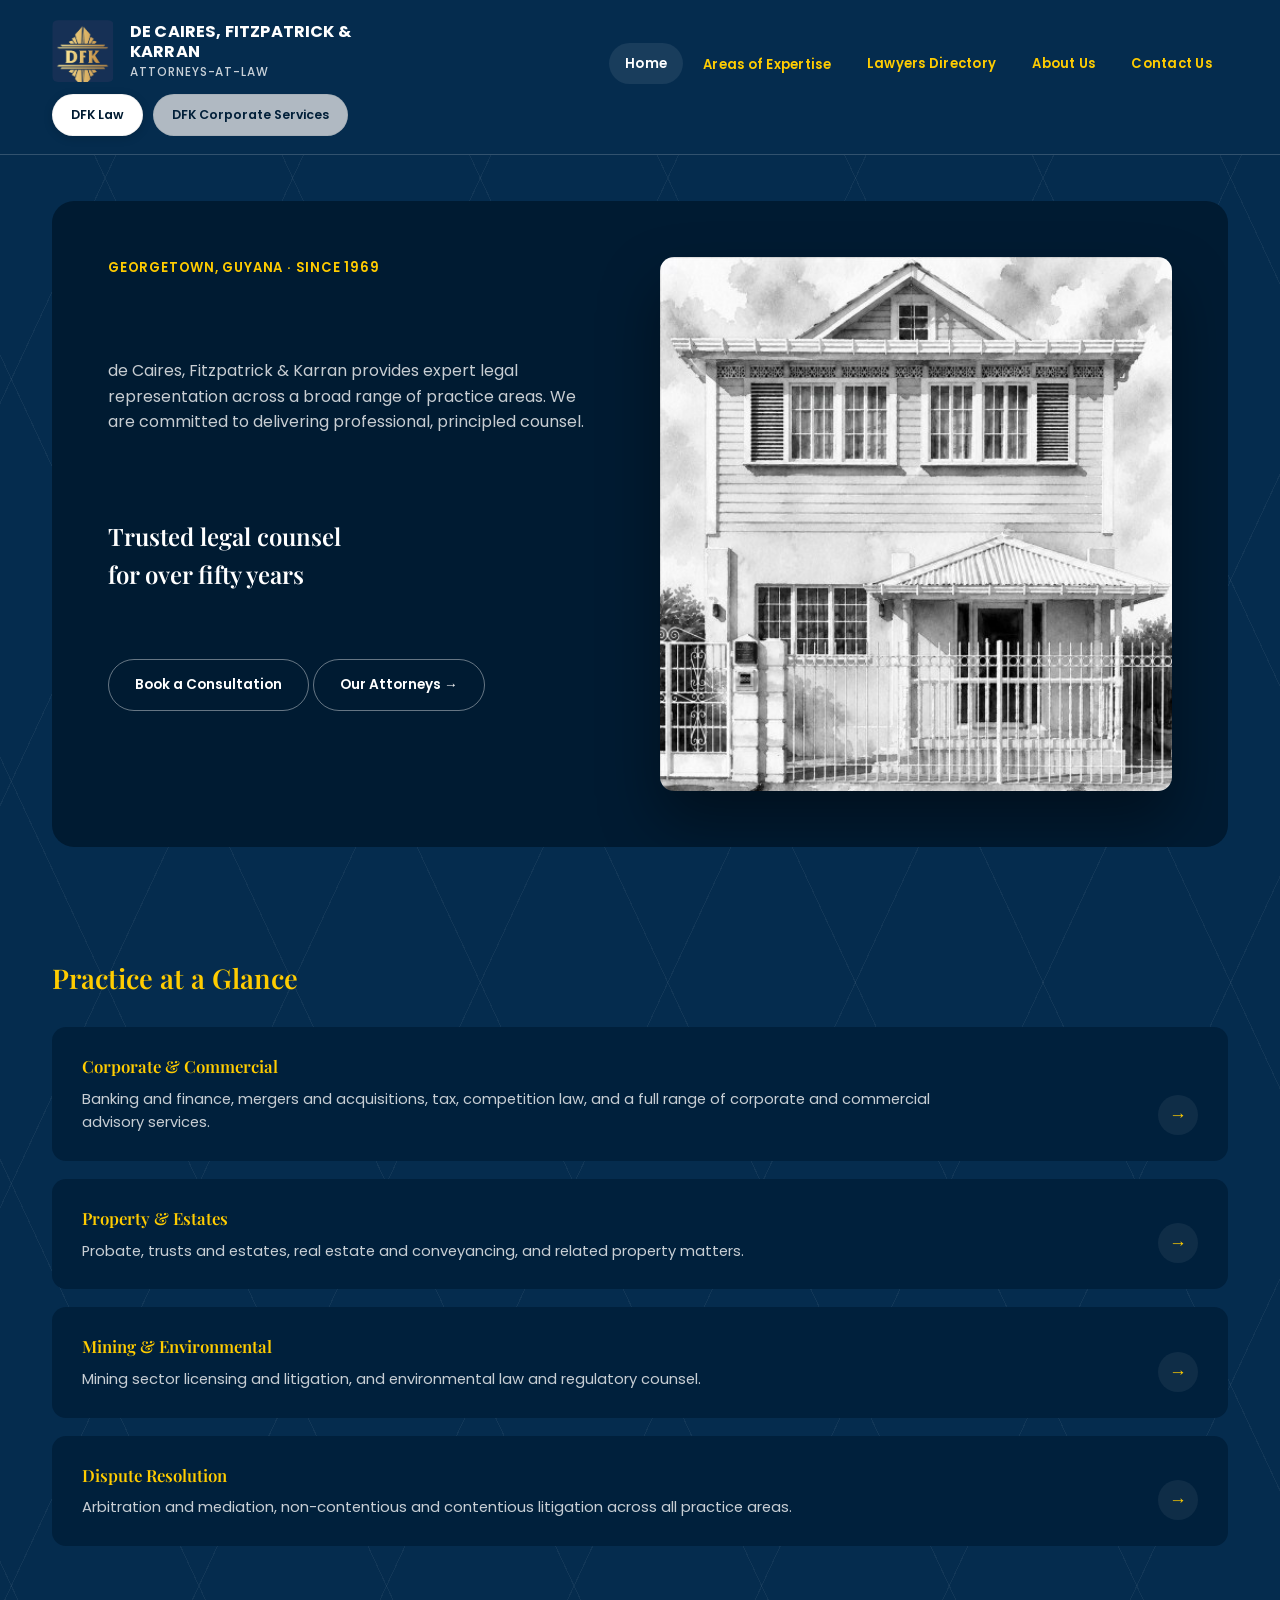
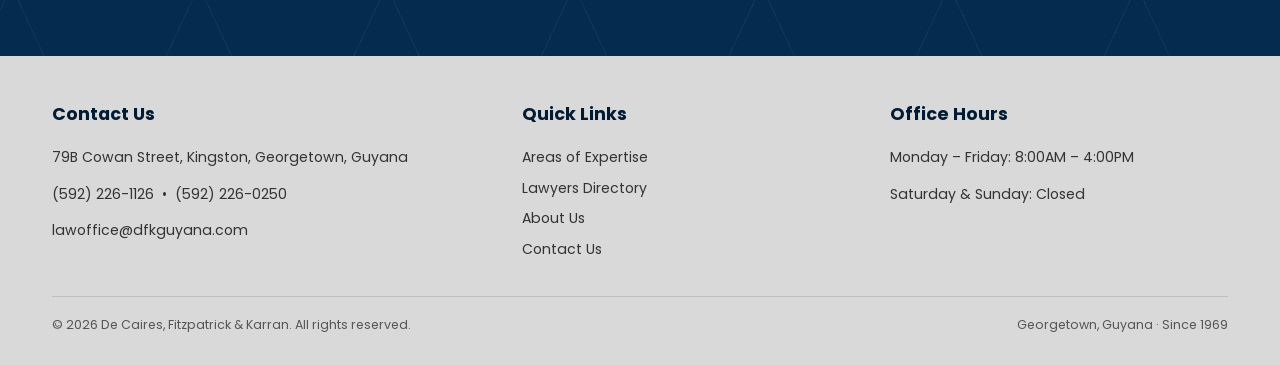
<file: index.html>
<!DOCTYPE html>
<html lang="en">
<head>
<meta charset="UTF-8">
<meta name="viewport" content="width=device-width, initial-scale=1.0">
<title>De Caires, Fitzpatrick &amp; Karran — Attorneys-at-Law</title>
<link rel="stylesheet" href="css/style.css">
</head>
<body>

<div id="dfk-header"></div>

<main>
  <section class="hero">
    <div class="wrap">
      <div class="hero-panel">
        <div class="hero-copy">
          <span class="eyebrow">Georgetown, Guyana &middot; Since 1969</span>
          <p class="lead">de Caires, Fitzpatrick &amp; Karran provides expert legal representation across a broad range of practice areas. We are committed to delivering professional, principled counsel.</p>
          <h1>Trusted legal counsel<br>for over fifty years</h1>
          <div class="hero-actions">
            <a href="contact.html" class="btn btn-gold">Book a Consultation</a>
            <a href="attorneys.html" class="btn btn-outline">Our Attorneys &rarr;</a>
          </div>
        </div>
        <div class="hero-photo">
          <img src="assets/img/hero_house.jpg" alt="Historic Georgetown building — DFK offices">
        </div>
      </div>
    </div>
  </section>

  <section class="section">
    <div class="wrap">
      <h2 class="section-heading">Practice at a Glance</h2>
      <div class="service-list">
        <div class="service-card">
          <div>
            <h3>Corporate &amp; Commercial</h3>
            <p>Banking and finance, mergers and acquisitions, tax, competition law, and a full range of corporate and commercial advisory services.</p>
          </div>
          <a href="areas-of-expertise.html" class="card-arrow">&rarr;</a>
        </div>
        <div class="service-card">
          <div>
            <h3>Property &amp; Estates</h3>
            <p>Probate, trusts and estates, real estate and conveyancing, and related property matters.</p>
          </div>
          <a href="property-estates.html" class="card-arrow">&rarr;</a>
        </div>
        <div class="service-card">
          <div>
            <h3>Mining &amp; Environmental</h3>
            <p>Mining sector licensing and litigation, and environmental law and regulatory counsel.</p>
          </div>
          <a href="mining-environmental.html" class="card-arrow">&rarr;</a>
        </div>
        <div class="service-card">
          <div>
            <h3>Dispute Resolution</h3>
            <p>Arbitration and mediation, non-contentious and contentious litigation across all practice areas.</p>
          </div>
          <a href="dispute-resolution.html" class="card-arrow">&rarr;</a>
        </div>
      </div>
    </div>
  </section>
</main>

<div id="dfk-footer"></div>

<script src="js/components.js"></script>
<script>dfkInitHeaderFooter('home');</script>
</body>
</html>
</file>
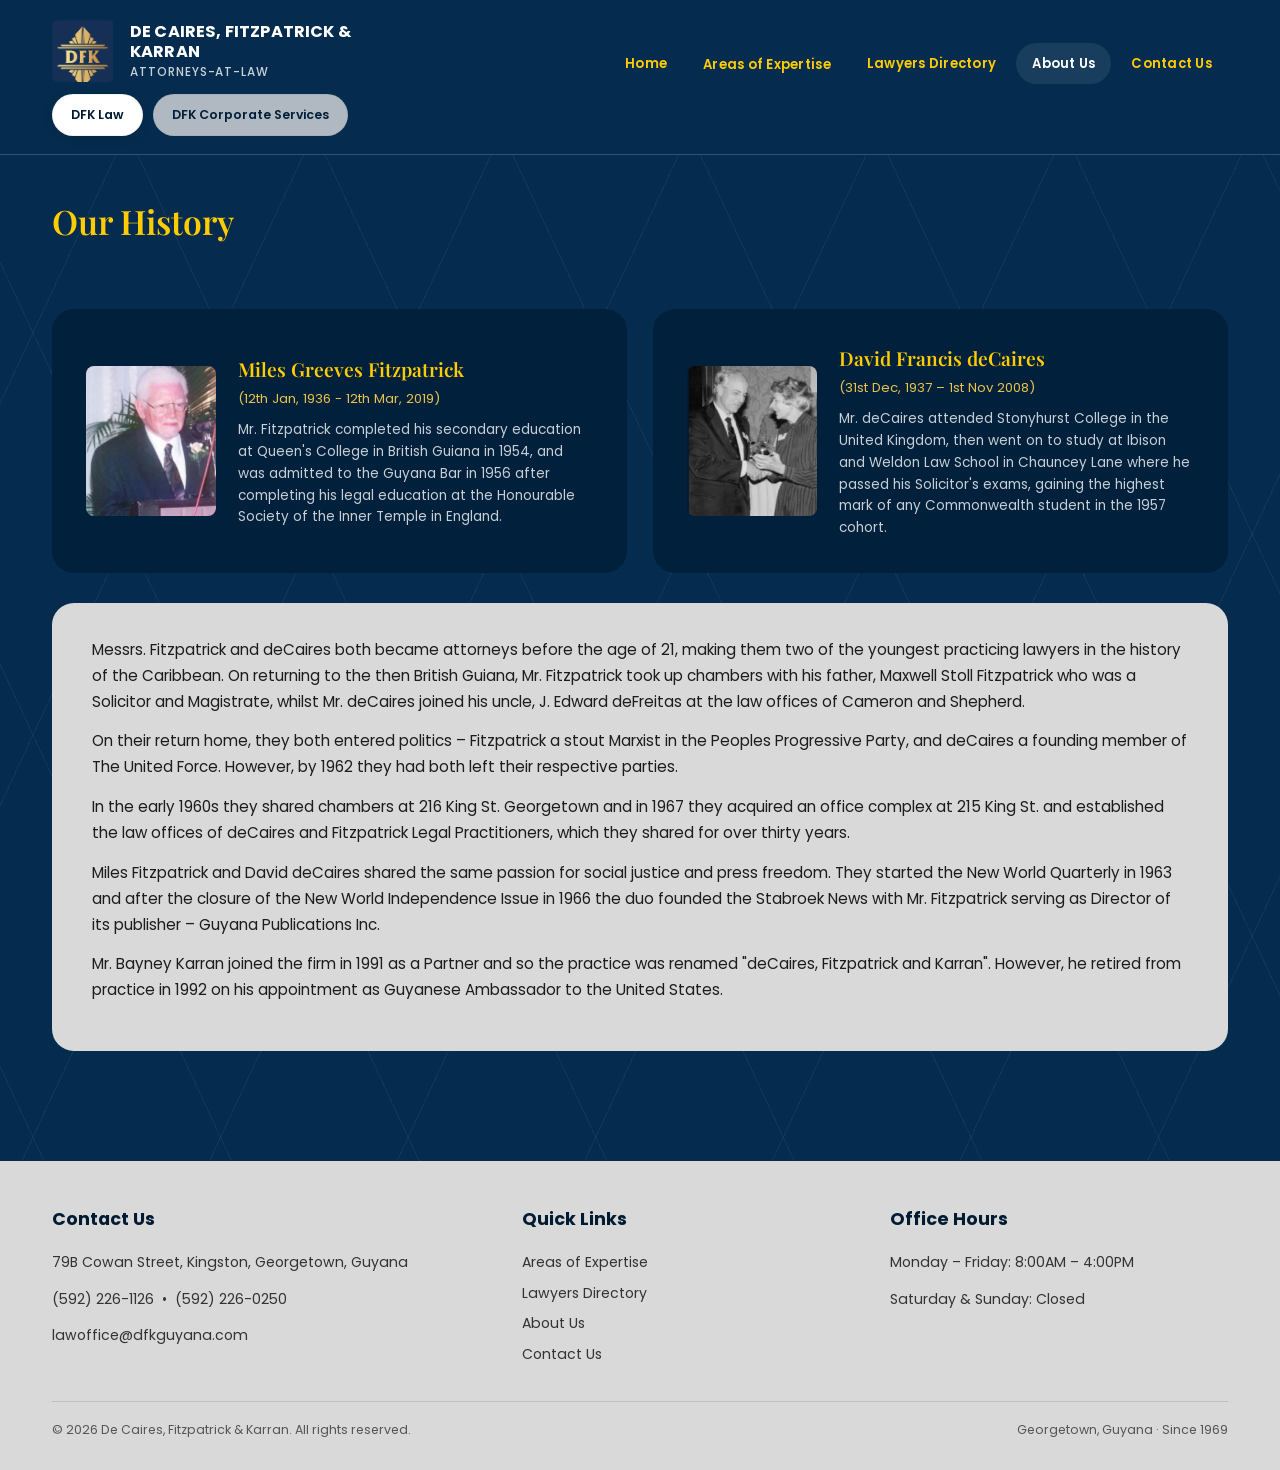
<file: about.html>
<!DOCTYPE html>
<html lang="en">
<head>
<meta charset="UTF-8">
<meta name="viewport" content="width=device-width, initial-scale=1.0">
<title>Our History | DFK</title>
<link rel="stylesheet" href="css/style.css">
</head>
<body>

<div id="dfk-header"></div>

<main>
  <section class="page-head">
    <div class="wrap">
      <h1 class="page-title">Our History</h1>
    </div>
  </section>

  <section class="section">
    <div class="wrap">
      <div class="founders-grid">
        <div class="founder-card">
          <img src="assets/img/founder_fitzpatrick.jpg" alt="Miles Greeves Fitzpatrick">
          <div>
            <h3>Miles Greeves Fitzpatrick</h3>
            <span class="dates">(12th Jan, 1936 - 12th Mar, 2019)</span>
            <p>Mr. Fitzpatrick completed his secondary education at Queen's College in British Guiana in 1954, and was admitted to the Guyana Bar in 1956 after completing his legal education at the Honourable Society of the Inner Temple in England.</p>
          </div>
        </div>
        <div class="founder-card">
          <img src="assets/img/founder_decaires.jpg" alt="David Francis deCaires">
          <div>
            <h3>David Francis deCaires</h3>
            <span class="dates">(31st Dec, 1937 – 1st Nov 2008)</span>
            <p>Mr. deCaires attended Stonyhurst College in the United Kingdom, then went on to study at Ibison and Weldon Law School in Chauncey Lane where he passed his Solicitor's exams, gaining the highest mark of any Commonwealth student in the 1957 cohort.</p>
          </div>
        </div>
      </div>

      <div class="history-body">
        <p>Messrs. Fitzpatrick and deCaires both became attorneys before the age of 21, making them two of the youngest practicing lawyers in the history of the Caribbean. On returning to the then British Guiana, Mr. Fitzpatrick took up chambers with his father, Maxwell Stoll Fitzpatrick who was a Solicitor and Magistrate, whilst Mr. deCaires joined his uncle, J. Edward deFreitas at the law offices of Cameron and Shepherd.</p>
        <p>On their return home, they both entered politics – Fitzpatrick a stout Marxist in the Peoples Progressive Party, and deCaires a founding member of The United Force. However, by 1962 they had both left their respective parties.</p>
        <p>In the early 1960s they shared chambers at 216 King St. Georgetown and in 1967 they acquired an office complex at 215 King St. and established the law offices of deCaires and Fitzpatrick Legal Practitioners, which they shared for over thirty years.</p>
        <p>Miles Fitzpatrick and David deCaires shared the same passion for social justice and press freedom. They started the New World Quarterly in 1963 and after the closure of the New World Independence Issue in 1966 the duo founded the Stabroek News with Mr. Fitzpatrick serving as Director of its publisher – Guyana Publications Inc.</p>
        <p>Mr. Bayney Karran joined the firm in 1991 as a Partner and so the practice was renamed "deCaires, Fitzpatrick and Karran". However, he retired from practice in 1992 on his appointment as Guyanese Ambassador to the United States.</p>
      </div>
    </div>
  </section>
</main>

<div id="dfk-footer"></div>

<script src="js/components.js"></script>
<script>dfkInitHeaderFooter('about');</script>
</body>
</html>
</file>
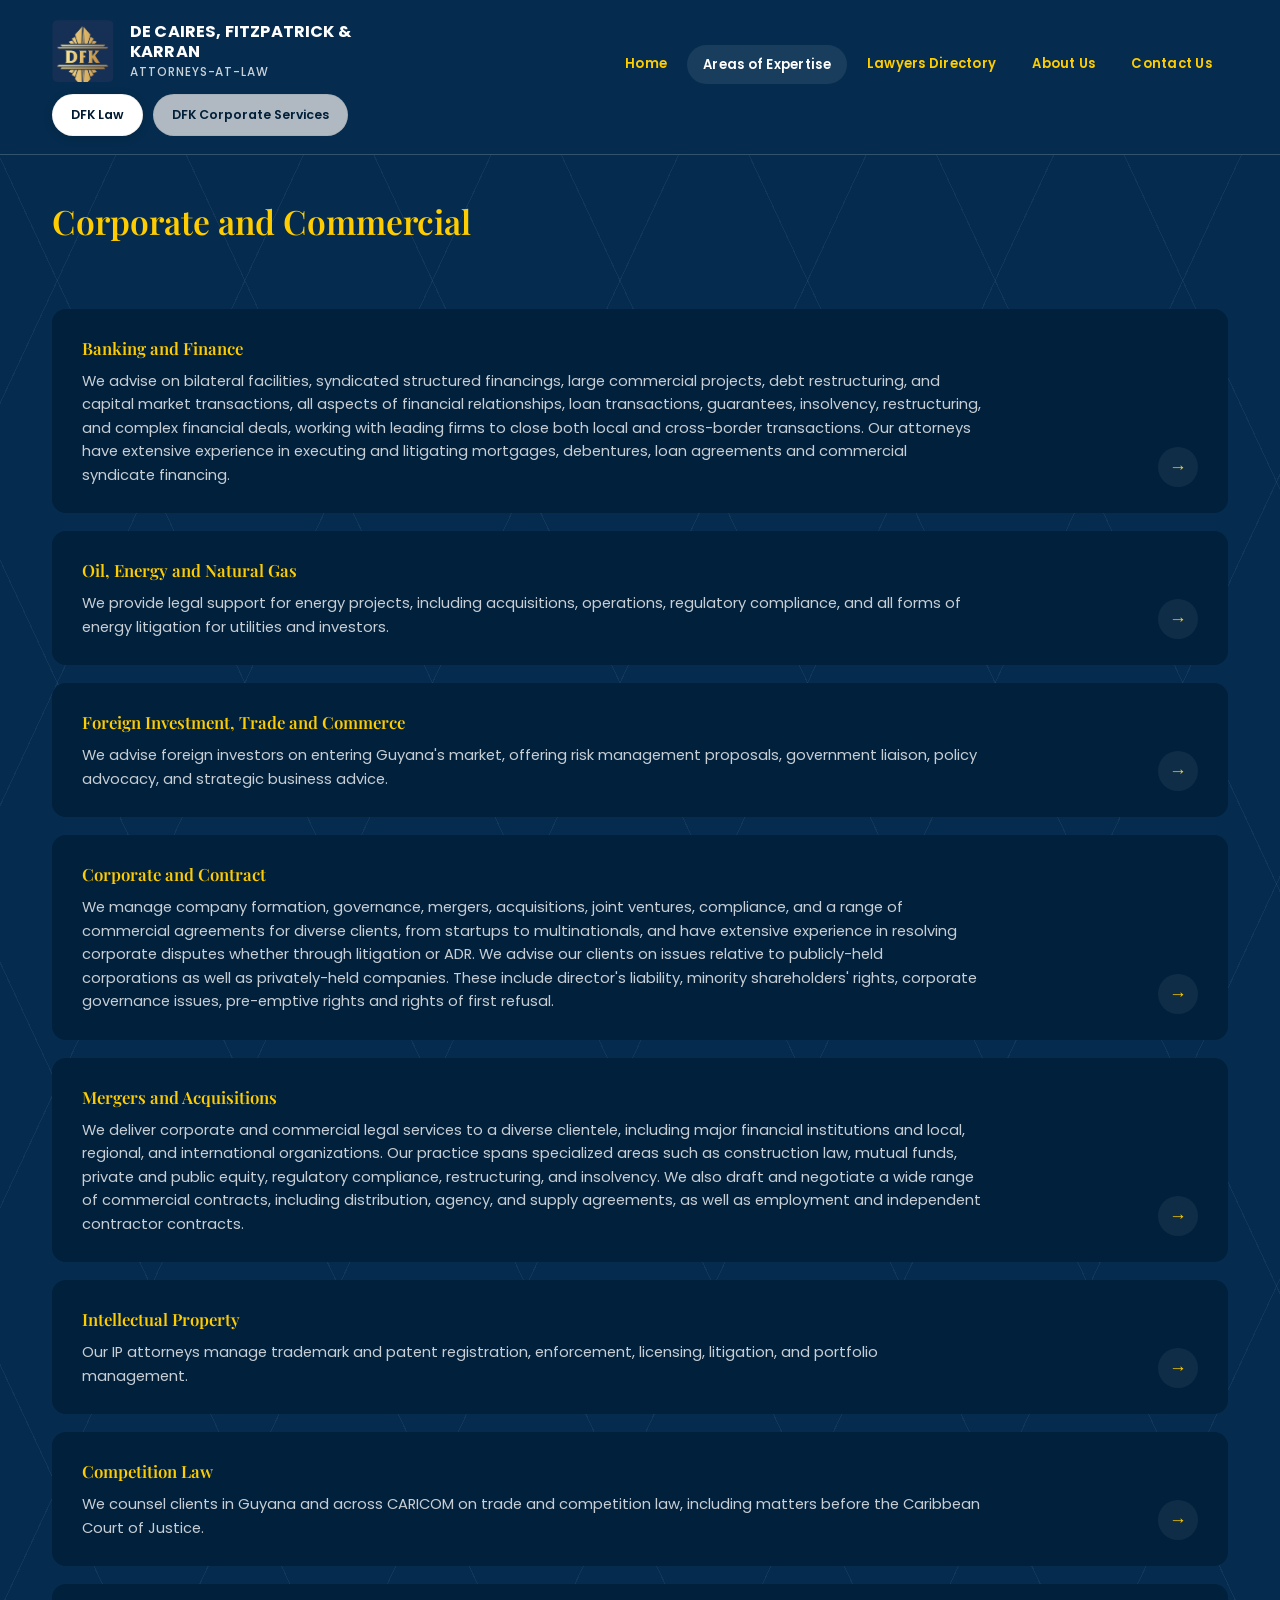
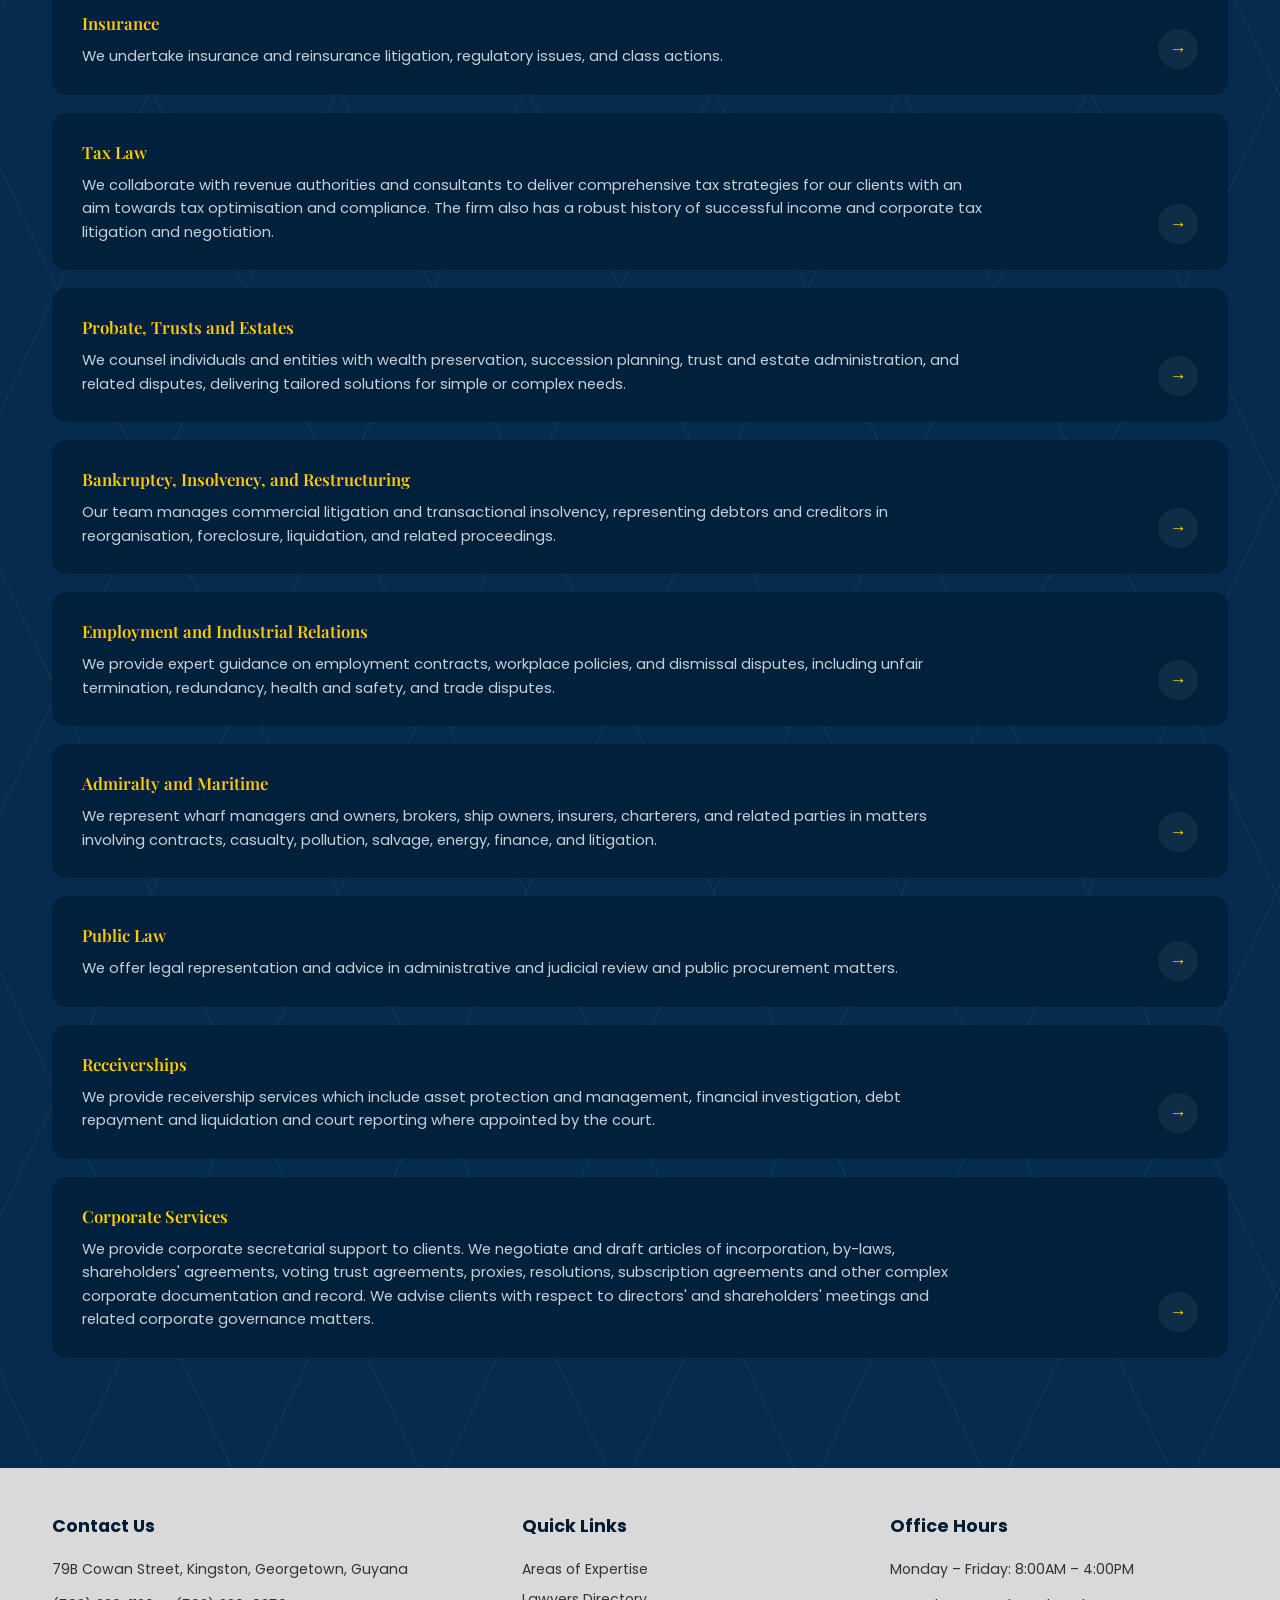
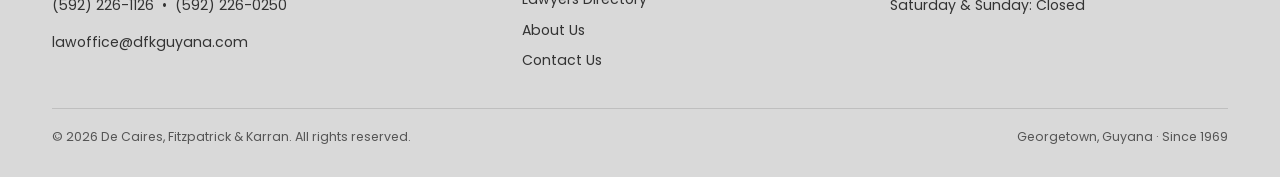
<file: areas-of-expertise.html>
<!DOCTYPE html>
<html lang="en">
<head>
<meta charset="UTF-8">
<meta name="viewport" content="width=device-width, initial-scale=1.0">
<title>Corporate & Commercial — Areas of Expertise | DFK</title>
<link rel="stylesheet" href="css/style.css">
</head>
<body>

<div id="dfk-header"></div>

<main>
  <section class="page-head">
    <div class="wrap">
      <h1 class="page-title">Corporate and Commercial</h1>
    </div>
  </section>

  <section class="section">
    <div class="wrap">
      <div class="service-list" id="serviceList"></div>
    </div>
  </section>
</main>

<div id="dfk-footer"></div>

<script src="js/services-data.js"></script>
<script src="js/components.js"></script>
<script>
  dfkInitHeaderFooter('areas-of-expertise');
  const list = document.getElementById('serviceList');
  list.innerHTML = DFK_SERVICES.filter(s => s.category.includes('corporate-commercial')).map(s => `
    <a href="service-detail.html?service=${s.slug}" class="service-card linkable">
      <div>
        <h3>${s.title}</h3>
        <p>${s.description}</p>
      </div>
      <span class="card-arrow">&rarr;</span>
    </a>
  `).join('');
</script>
</body>
</html>
</file>
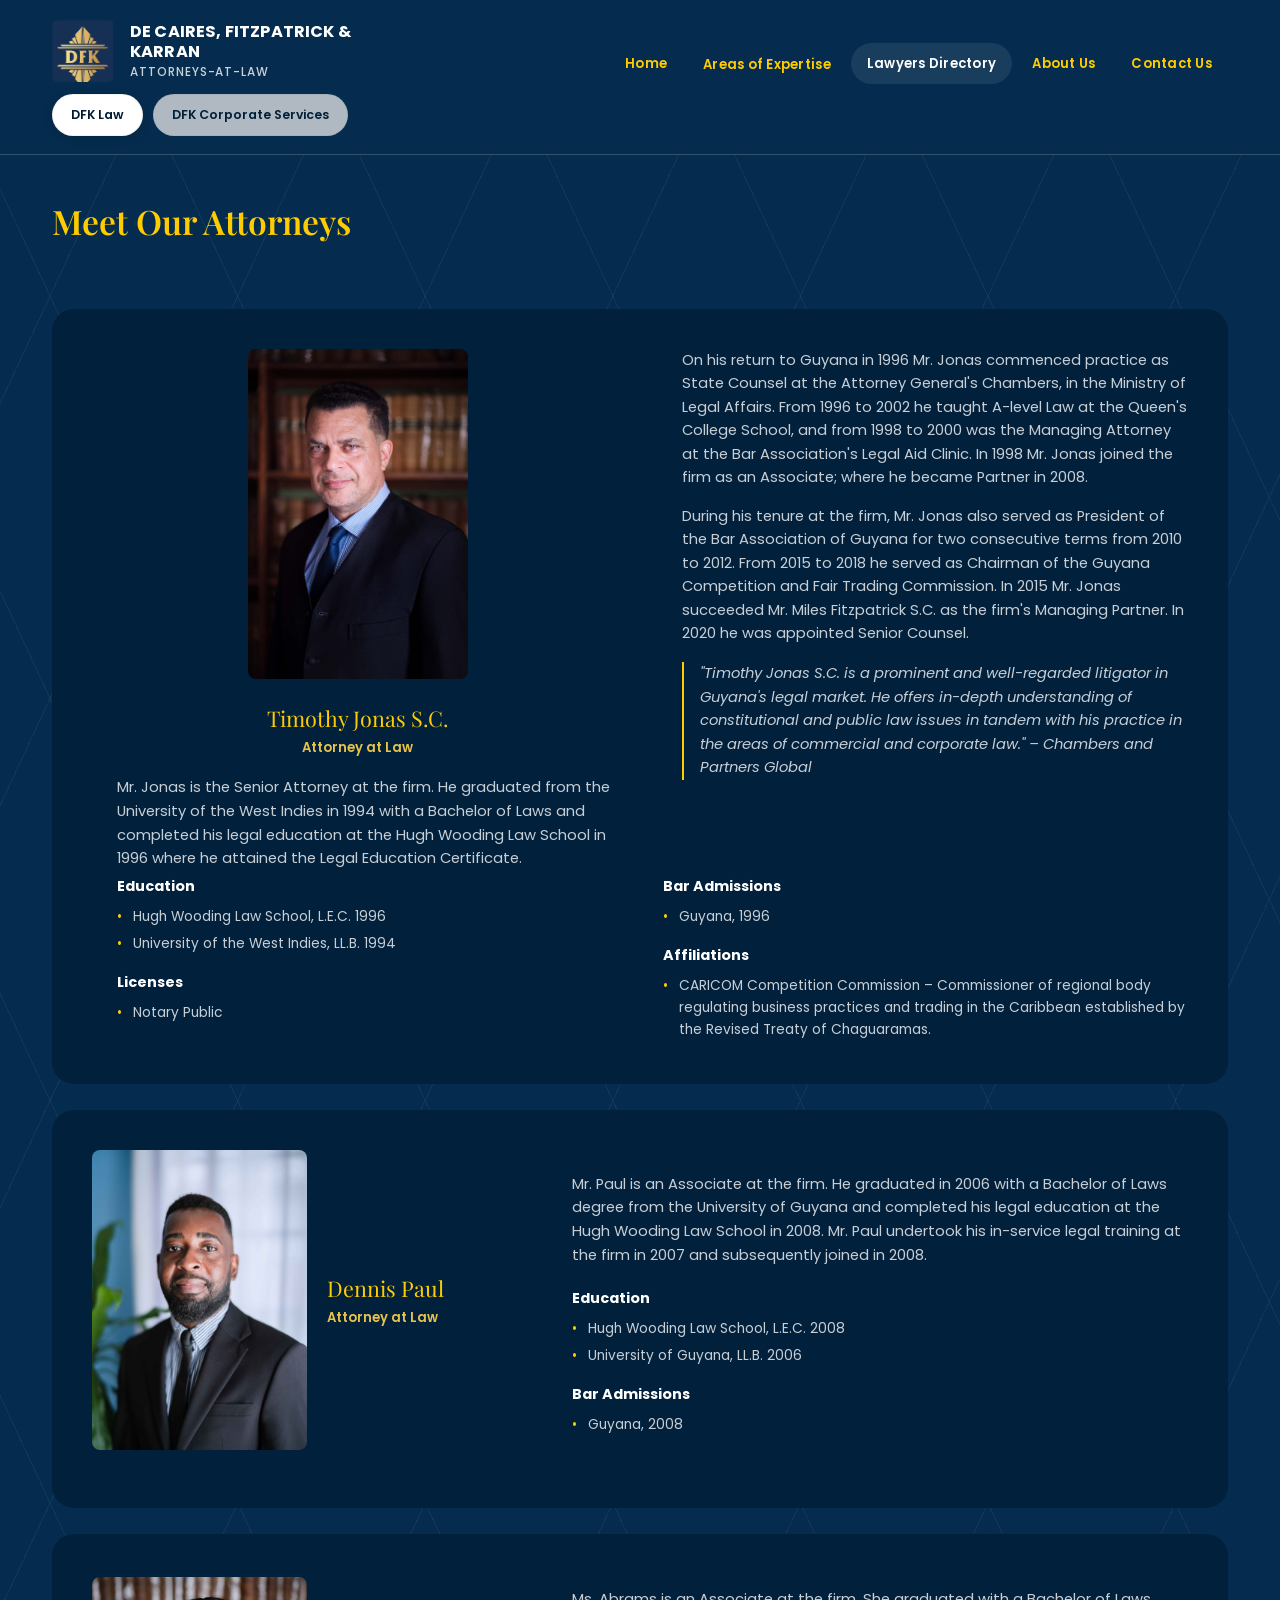
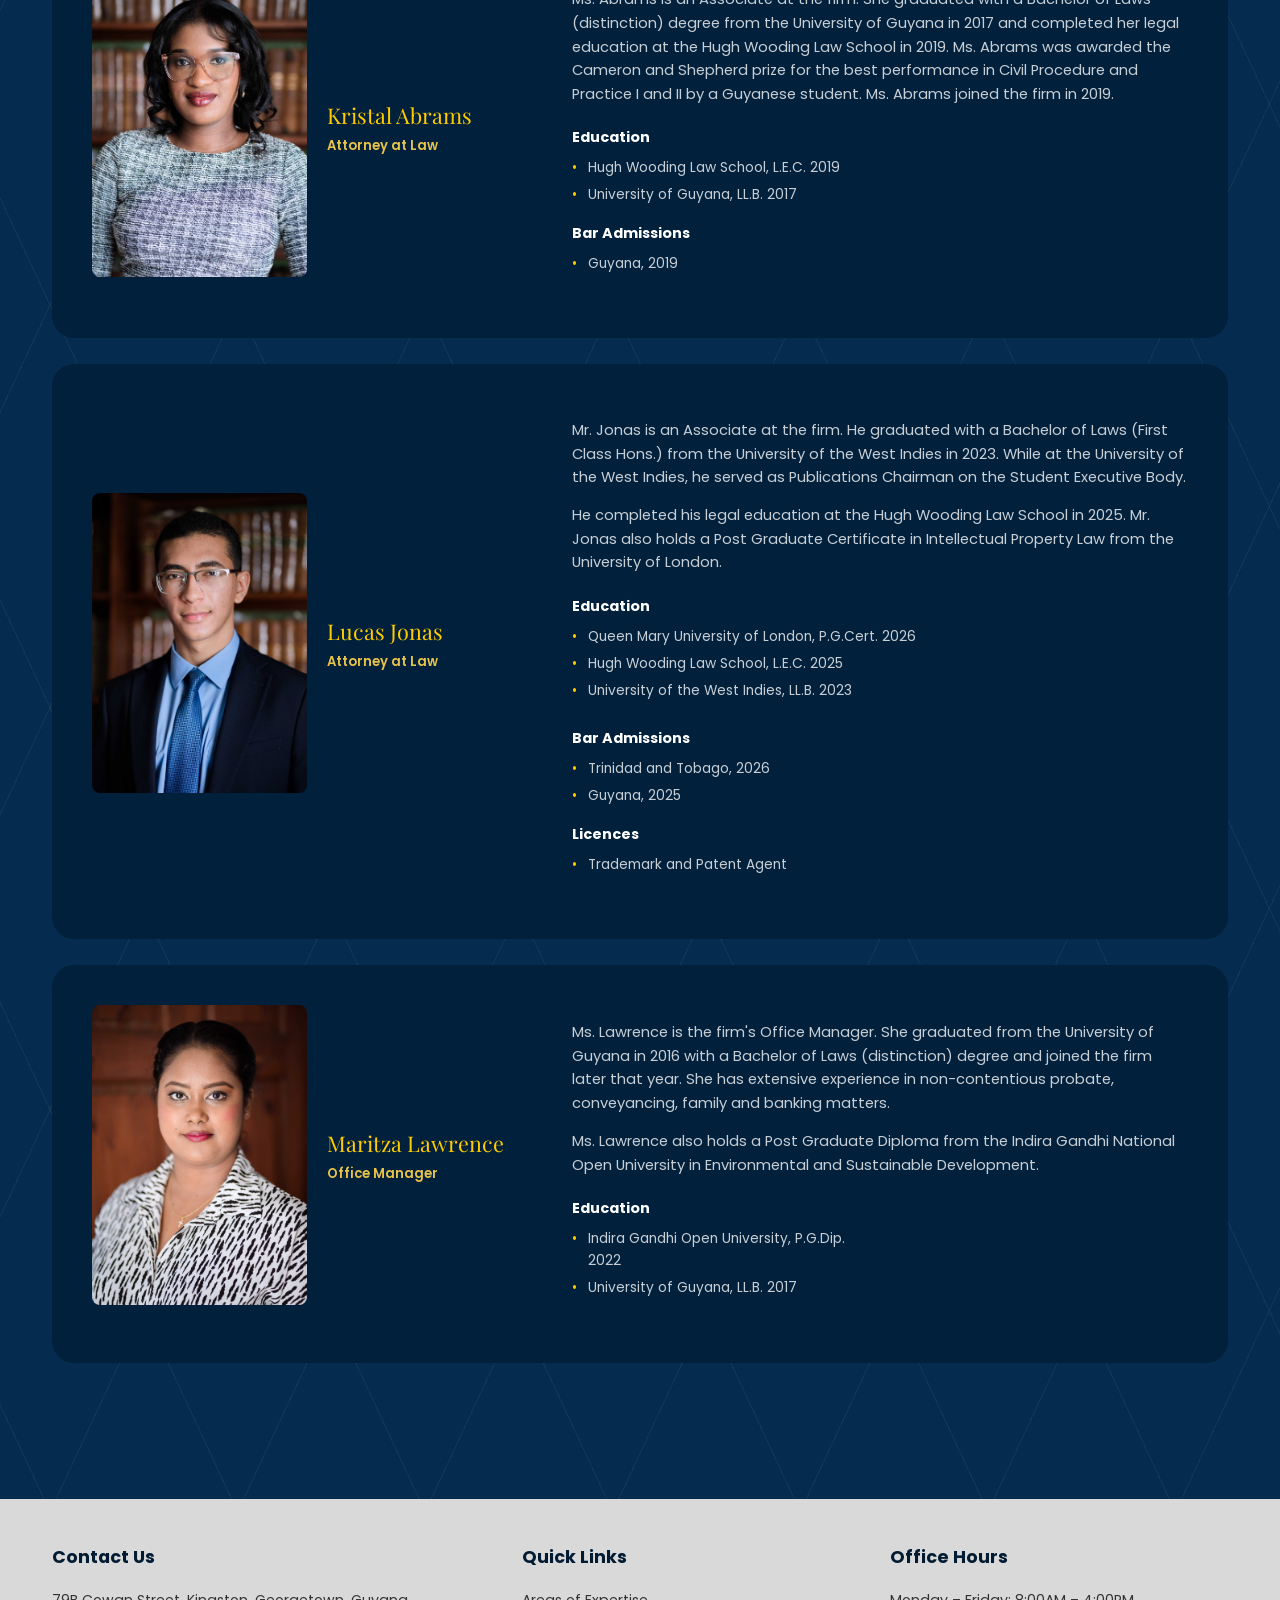
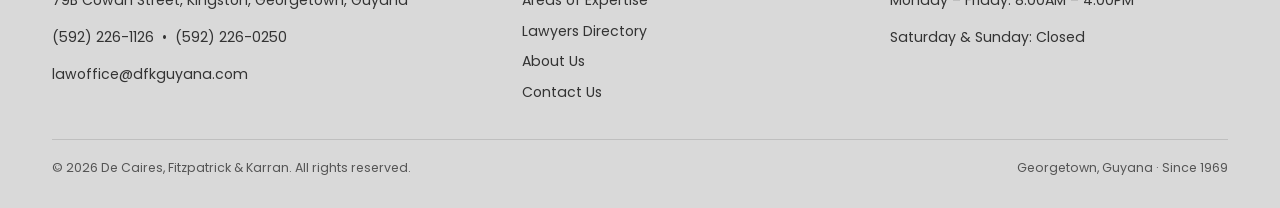
<file: attorneys.html>
<!DOCTYPE html>
<html lang="en">
<head>
<meta charset="UTF-8">
<meta name="viewport" content="width=device-width, initial-scale=1.0">
<title>Lawyers Directory | DFK</title>
<link rel="stylesheet" href="css/style.css">
</head>
<body>

<div id="dfk-header"></div>

<main>
  <section class="page-head">
    <div class="wrap">
      <h1 class="page-title">Meet Our Attorneys</h1>
    </div>
  </section>

  <section class="section">
    <div class="wrap">

      <!-- Timothy Jonas S.C. -->
      <div class="attorney-card attorney-featured">
        <div>
          <div class="photo"><img src="assets/img/atty_jonas.jpeg" alt="Timothy Jonas S.C."></div>
          <div class="attorney-name">Timothy Jonas S.C.</div>
          <span class="attorney-role">Attorney at Law</span>
        </div>
        <div class="attorney-bio">
          <p>Mr. Jonas is the Senior Attorney at the firm. He graduated from the University of the West Indies in 1994 with a Bachelor of Laws and completed his legal education at the Hugh Wooding Law School in 1996 where he attained the Legal Education Certificate.</p>
          <p>On his return to Guyana in 1996 Mr. Jonas commenced practice as State Counsel at the Attorney General's Chambers, in the Ministry of Legal Affairs. From 1996 to 2002 he taught A-level Law at the Queen's College School, and from 1998 to 2000 was the Managing Attorney at the Bar Association's Legal Aid Clinic. In 1998 Mr. Jonas joined the firm as an Associate; where he became Partner in 2008.</p>
          <p>During his tenure at the firm, Mr. Jonas also served as President of the Bar Association of Guyana for two consecutive terms from 2010 to 2012. From 2015 to 2018 he served as Chairman of the Guyana Competition and Fair Trading Commission. In 2015 Mr. Jonas succeeded Mr. Miles Fitzpatrick S.C. as the firm's Managing Partner. In 2020 he was appointed Senior Counsel.</p>
          <p class="attorney-quote">"Timothy Jonas S.C. is a prominent and well-regarded litigator in Guyana's legal market. He offers in-depth understanding of constitutional and public law issues in tandem with his practice in the areas of commercial and corporate law." – Chambers and Partners Global</p>
          <div class="attorney-details">
            <div>
              <h5>Education</h5>
              <ul>
                <li>Hugh Wooding Law School, L.E.C. 1996</li>
                <li>University of the West Indies, LL.B. 1994</li>
              </ul>
              <h5 style="margin-top:16px;">Licenses</h5>
              <ul><li>Notary Public</li></ul>
            </div>
            <div>
              <h5>Bar Admissions</h5>
              <ul><li>Guyana, 1996</li></ul>
              <h5 style="margin-top:16px;">Affiliations</h5>
              <ul><li>CARICOM Competition Commission – Commissioner of regional body regulating business practices and trading in the Caribbean established by the Revised Treaty of Chaguaramas.</li></ul>
            </div>
          </div>
        </div>
      </div>

      <!-- Dennis Paul & Kristal Abrams -->
      <div class="attorney-pair">
        <div class="attorney-card">
          <div class="attorney-header">
            <div class="attorney-top">
              <div class="photo"><img src="assets/img/atty_paul.jpeg" alt="Dennis Paul"></div>
                <div class="attorney-heading">
                  <div class="attorney-name">Dennis Paul</div>
                  <span class="attorney-role">Attorney at Law</span>
                </div>
          <div class="attorney-bio">
            <p>Mr. Paul is an Associate at the firm. He graduated in 2006 with a Bachelor of Laws degree from the University of Guyana and completed his legal education at the Hugh Wooding Law School in 2008. Mr. Paul undertook his in-service legal training at the firm in 2007 and subsequently joined in 2008.</p>
            <div class="attorney-details" style="grid-template-columns:1fr;">
              <div>
                <h5>Education</h5>
                <ul>
                  <li>Hugh Wooding Law School, L.E.C. 2008</li>
                  <li>University of Guyana, LL.B. 2006</li>
                </ul>
                <h5 style="margin-top:16px;">Bar Admissions</h5>
                <ul><li>Guyana, 2008</li></ul>
              </div>
            </div>
          </div>
        </div>
        </div>
        </div>

        <div class="attorney-card">
  <div class="attorney-header">
    <div class="attorney-top">
      <div class="photo"><img src="assets/img/atty_abrams.jpeg" alt="Kristal Abrams"></div>
      <div class="attorney-heading">
        <div class="attorney-name">Kristal Abrams</div>
        <span class="attorney-role">Attorney at Law</span>
    </div>
    <div class="attorney-bio">
      <p>Ms. Abrams is an Associate at the firm. She graduated with a Bachelor of Laws (distinction) degree from the University of Guyana in 2017 and completed her legal education at the Hugh Wooding Law School in 2019. Ms. Abrams was awarded the Cameron and Shepherd prize for the best performance in Civil Procedure and Practice I and II by a Guyanese student. Ms. Abrams joined the firm in 2019.</p>
      <div class="attorney-details" style="grid-template-columns:1fr;">
        <div>
          <h5>Education</h5>
          <ul>
            <li>Hugh Wooding Law School, L.E.C. 2019</li>
            <li>University of Guyana, LL.B. 2017</li>
          </ul>
          <h5 style="margin-top:16px;">Bar Admissions</h5>
          <ul><li>Guyana, 2019</li></ul>
        </div>
      </div>
    </div>
  </div>
</div>
</div>

      <!-- Lucas Jonas -->
      <div class="attorney-card" style="margin-top:26px;">
        <div class="attorney-header">
        <div class="attorney-top">
          <div class="photo"><img src="assets/img/atty_ljonas.jpeg" alt="Lucas Jonas"></div>
          <div class="attorney-heading">
          <div class="attorney-name">Lucas Jonas</div>
          <span class="attorney-role">Attorney at Law</span>
          </div>
        <div class="attorney-bio">
          <p>Mr. Jonas is an Associate at the firm. He graduated with a Bachelor of Laws (First Class Hons.) from the University of the West Indies in 2023. While at the University of the West Indies, he served as Publications Chairman on the Student Executive Body.</p>
          <p>He completed his legal education at the Hugh Wooding Law School in 2025. Mr. Jonas also holds a Post Graduate Certificate in Intellectual Property Law from the University of London.</p>
          <div class="attorney-details" style="grid-template-columns:1fr;">
            <div>
              <h5>Education</h5>
              <ul>
                <li>Queen Mary University of London, P.G.Cert. 2026</li>
                <li>Hugh Wooding Law School, L.E.C. 2025</li>
                <li>University of the West Indies, LL.B. 2023</li>
              </ul>
            </div>
            <div>
              <h5>Bar Admissions</h5>
              <ul>
                <li>Trinidad and Tobago, 2026</li>
                <li>Guyana, 2025</li>
              </ul>
              <h5 style="margin-top:16px;">Licences</h5>
              <ul><li>Trademark and Patent Agent</li></ul>
            </div>
          </div>
        </div>
        </div>
        </div>
      </div>

      <!-- Maritza Lawrence -->
      <div class="attorney-card" style="margin-top:26px;">
        <div class="attorney-header">
        <div class="attorney-top">
          <div class="photo"><img src="assets/img/atty_lawrence.jpeg" alt="Maritza Lawrence"></div>
          <div class="attorney-heading">
            <div class="attorney-name">Maritza Lawrence</div>
            <span class="attorney-role">Office Manager</span>
          </div>
        <div class="attorney-bio">
          <p>Ms. Lawrence is the firm's Office Manager. She graduated from the University of Guyana in 2016 with a Bachelor of Laws (distinction) degree and joined the firm later that year. She has extensive experience in non-contentious probate, conveyancing, family and banking matters.</p>
          <p>Ms. Lawrence also holds a Post Graduate Diploma from the Indira Gandhi National Open University in Environmental and Sustainable Development.</p>
          <div class="attorney-details">
            <div>
              <h5>Education</h5>
              <ul>
                <li>Indira Gandhi Open University, P.G.Dip. 2022</li>
                <li>University of Guyana, LL.B. 2017</li>
              </ul>
            </div>
          </div>
        </div>
      </div>

    </div>
  </section>
</main>

<div id="dfk-footer"></div>

<script src="js/components.js"></script>
<script>dfkInitHeaderFooter('attorneys');</script>
</body>
</html>
</file>
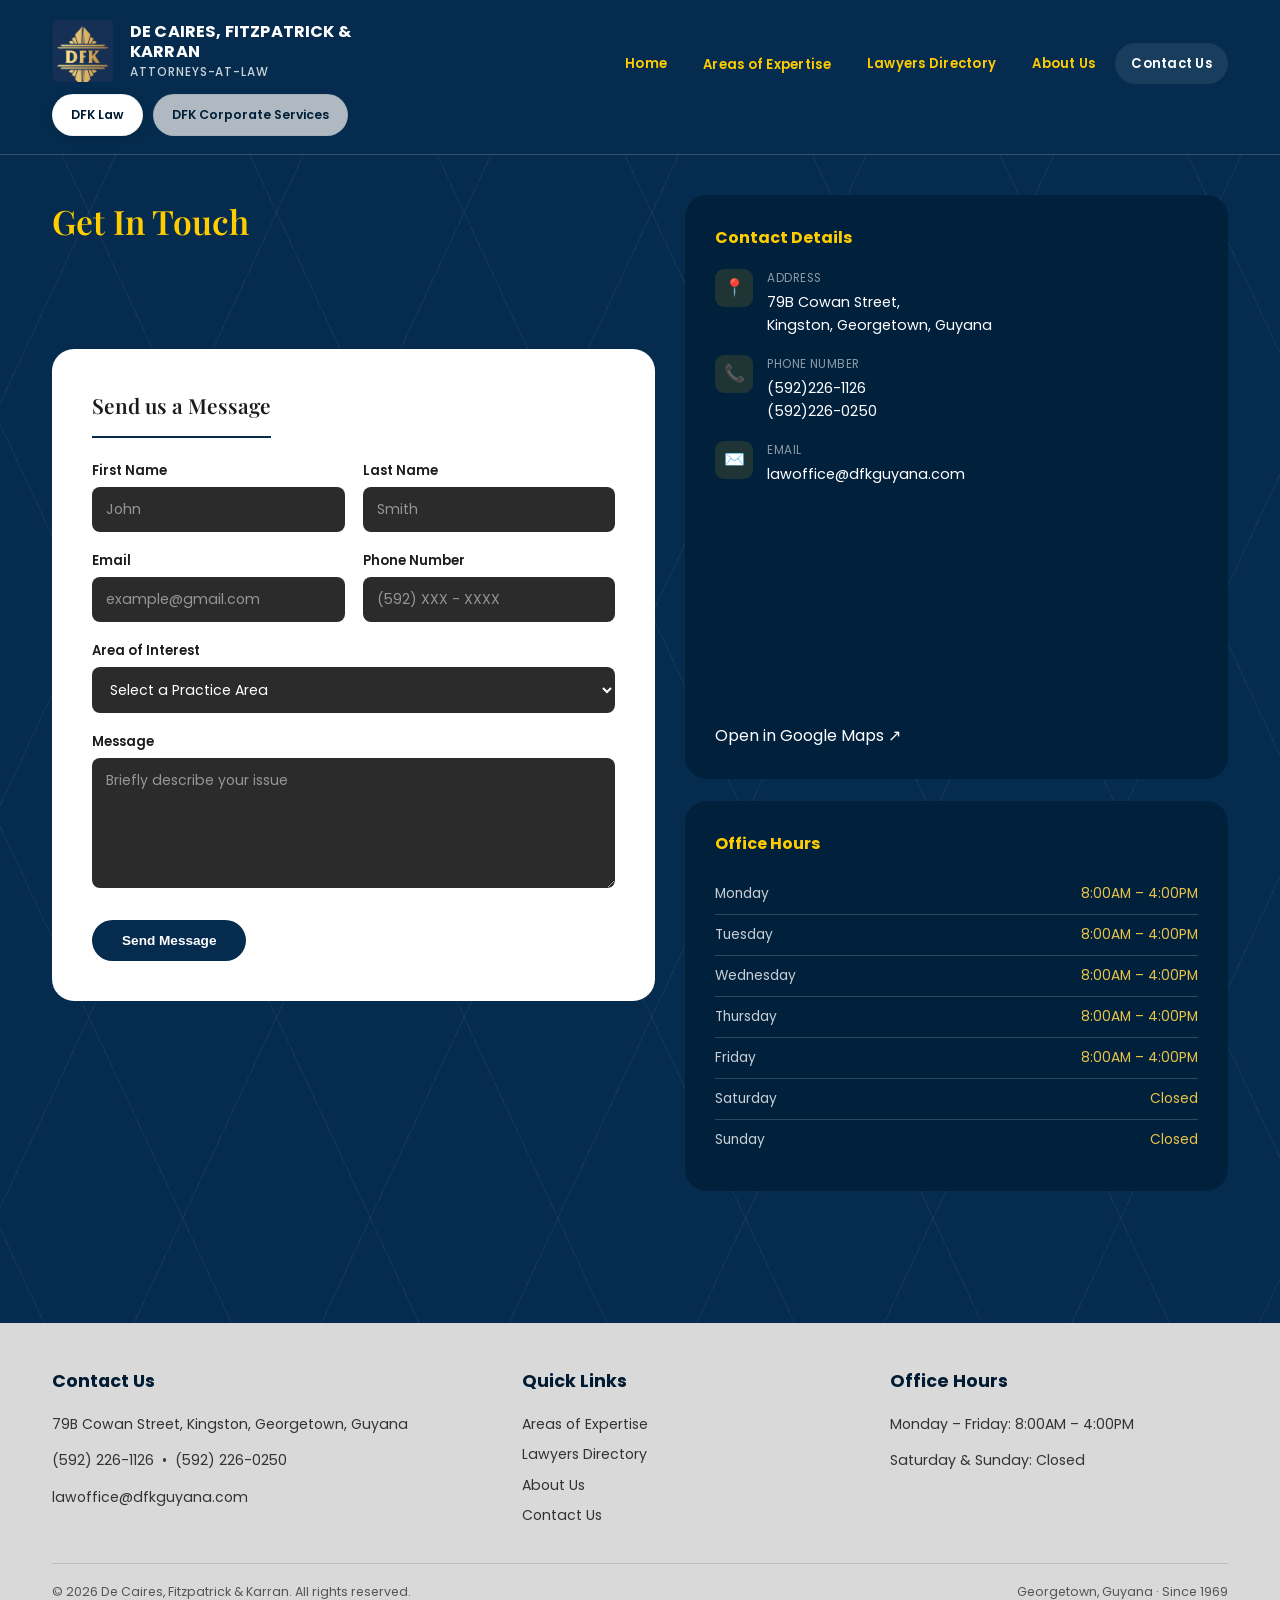
<file: contact.html>
<!DOCTYPE html>
<html lang="en">
<head>
<meta charset="UTF-8">
<meta name="viewport" content="width=device-width, initial-scale=1.0">
<title>Contact Us | DFK</title>
<link rel="stylesheet" href="css/style.css">
</head>
<body>

<div id="dfk-header"></div>

<main>

  <section class="section" style="padding-top:40px;">
  <div class="wrap">
    <div class="contact-grid">

      <div class="contact-left-col">
        <h1 class="page-title" style="margin-bottom:20px;">Get In Touch</h1>
        <div class="contact-form-card">
        <h3>Send us a Message</h3>
        <form id="contactForm">
          <!-- Honeypot field: real users never see or fill this in. Bots that
               auto-fill every field will trip it, and the submission is
               silently discarded server-side. -->
          <div style="position:absolute; left:-9999px;" aria-hidden="true">
            <label for="website">Website</label>
            <input type="text" id="website" name="website" tabindex="-1" autocomplete="off">
          </div>
          <div class="form-row">
            <div class="form-field">
              <label for="firstName">First Name</label>
              <input type="text" id="firstName" placeholder="John" required>
            </div>
            <div class="form-field">
              <label for="lastName">Last Name</label>
              <input type="text" id="lastName" placeholder="Smith" required>
            </div>
          </div>
          <div class="form-row">
            <div class="form-field">
              <label for="email">Email</label>
              <input type="email" id="email" placeholder="example@gmail.com" required>
            </div>
            <div class="form-field">
              <label for="phone">Phone Number</label>
              <input type="tel" id="phone" placeholder="(592) XXX - XXXX">
            </div>
          </div>
          <div class="form-row" style="grid-template-columns:1fr;">
            <div class="form-field">
              <label for="area">Area of Interest</label>
              <select id="area">
                <option value="">Select a Practice Area</option>
                <option>Corporate &amp; Commercial</option>
                <option>Property &amp; Estates</option>
                <option>Mining &amp; Environmental</option>
                <option>Dispute Resolution</option>
                <option>Other</option>
              </select>
            </div>
          </div>
          <div class="form-row" style="grid-template-columns:1fr;">
            <div class="form-field">
              <label for="message">Message</label>
              <textarea id="message" placeholder="Briefly describe your issue" required></textarea>
            </div>
          </div>
          <button type="submit" class="form-submit" id="formSubmitBtn">Send Message</button>
          <p class="form-note" id="formNote"></p>
        </form>
        </div>
      </div>

      <div class="contact-sidebar">
        <div class="contact-side-card">
          <h4>Contact Details</h4>
          <div class="contact-line">
            <div class="contact-icon">📍</div>
            <div>
              <div class="label">Address</div>
              <div class="value">79B Cowan Street,<br>Kingston, Georgetown, Guyana</div>
            </div>
          </div>
          <div class="contact-line">
            <div class="contact-icon">📞</div>
            <div>
              <div class="label">Phone Number</div>
              <div class="value">(592)226-1126<br>(592)226-0250</div>
            </div>
          </div>
          <div class="contact-line" style="margin-bottom:0;">
            <div class="contact-icon">✉️</div>
            <div>
              <div class="label">Email</div>
              <div class="value" style="margin-bottom: 10px;">lawoffice@dfkguyana.com</div>
            </div>
          </div>
          <div class="map-embed">
            <iframe
              src="https://www.google.com/maps?q=79B+Cowan+Street,+Kingston,+Georgetown,+Guyana&output=embed"
              width="100%"
              height="220"
              style="border:0;"
              allowfullscreen=""
              loading="lazy"
              referrerpolicy="no-referrer-when-downgrade">
            </iframe>
            <a href="https://www.google.com/maps/search/?api=1&query=79B+Cowan+Street,+Kingston,+Georgetown,+Guyana" target="_blank" rel="noopener" class="map-open-link">
              Open in Google Maps ↗
            </a>
          </div>
        </div>

        <div class="contact-side-card">
          <h4>Office Hours</h4>
          <div class="hours-row"><span class="day">Monday</span><span class="time">8:00AM – 4:00PM</span></div>
          <div class="hours-row"><span class="day">Tuesday</span><span class="time">8:00AM – 4:00PM</span></div>
          <div class="hours-row"><span class="day">Wednesday</span><span class="time">8:00AM – 4:00PM</span></div>
          <div class="hours-row"><span class="day">Thursday</span><span class="time">8:00AM – 4:00PM</span></div>
          <div class="hours-row"><span class="day">Friday</span><span class="time">8:00AM – 4:00PM</span></div>
          <div class="hours-row"><span class="day">Saturday</span><span class="time">Closed</span></div>
          <div class="hours-row"><span class="day">Sunday</span><span class="time">Closed</span></div>
        </div>
      </div>

    </div>
  </div>
</section>
</main>

<div id="dfk-footer"></div>

<script src="js/components.js"></script>
<script>
  dfkInitHeaderFooter('contact');

  document.getElementById('contactForm').addEventListener('submit', function(e){
    e.preventDefault();

    const form = this;
    const btn = document.getElementById('formSubmitBtn');
    const note = document.getElementById('formNote');

    const payload = {
      firstName: document.getElementById('firstName').value,
      lastName:  document.getElementById('lastName').value,
      email:     document.getElementById('email').value,
      phone:     document.getElementById('phone').value,
      area:      document.getElementById('area').value,
      message:   document.getElementById('message').value,
      website:   document.getElementById('website').value, // honeypot
    };

    btn.disabled = true;
    btn.textContent = 'Sending…';
    note.classList.remove('show', 'error');

    fetch('backend/form-handler.php', {
      method: 'POST',
      headers: { 'Content-Type': 'application/json' },
      body: JSON.stringify(payload),
    })
      .then(res => res.json())
      .then(data => {
        note.textContent = data.message;
        note.classList.add('show');
        if (data.success) {
          form.reset();
        } else {
          note.classList.add('error');
        }
      })
      .catch(() => {
        note.textContent = 'Something went wrong. Please try again or call us directly.';
        note.classList.add('show', 'error');
      })
      .finally(() => {
        btn.disabled = false;
        btn.textContent = 'Send Message';
      });
  });
</script>
</body>
</html>
</file>
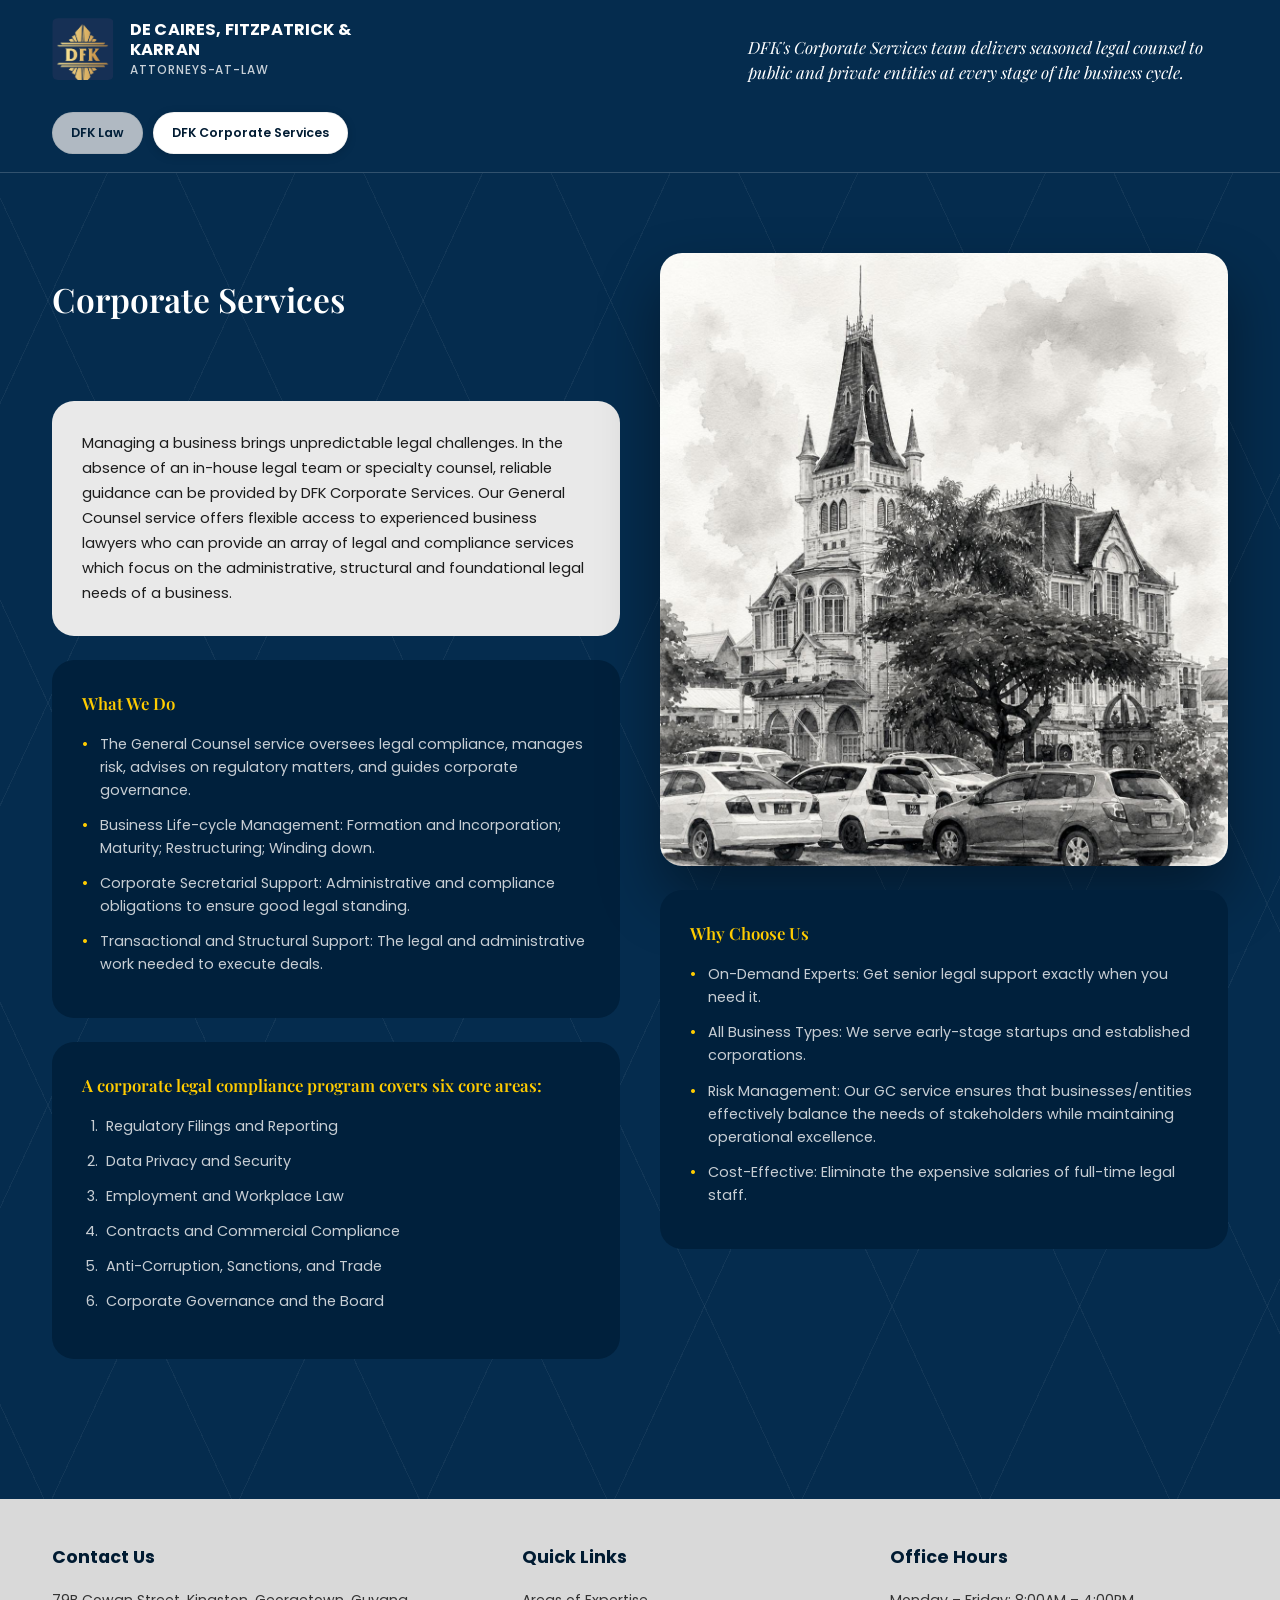
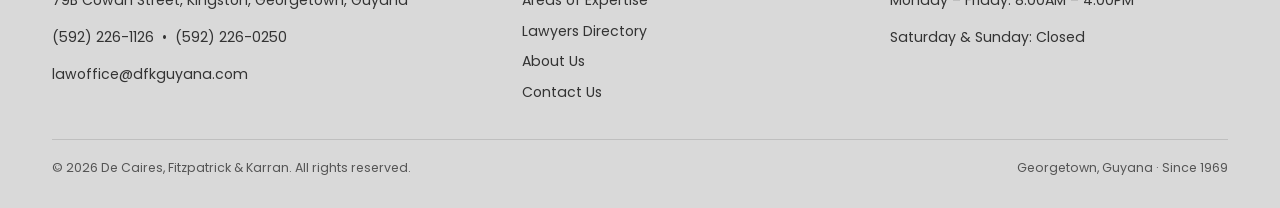
<file: corporate-services.html>
<!DOCTYPE html>
<html lang="en">
<head>
<meta charset="UTF-8">
<meta name="viewport" content="width=device-width, initial-scale=1.0">
<title>DFK Corporate Services</title>
<link rel="stylesheet" href="css/style.css">
</head>
<body>

<header class="site-header corp-header">
  <div class="header-top">
    <a href="index.html" class="brand">
      <img src="assets/img/logo.png" alt="DFK Logo" class="logo">
      <div class="brand-text">De Caires, Fitzpatrick &amp;<br>Karran<br><small>Attorneys-at-Law</small></div>
    </a>
    <p class="corp-tagline">DFK's Corporate Services team delivers seasoned legal counsel to public and private entities at every stage of the business cycle.</p>
  </div>
  <div class="toggle-row">
    <a href="index.html" class="toggle-btn">DFK Law</a>
    <a href="corporate-services.html" class="toggle-btn active">DFK Corporate Services</a>
  </div>
</header>

<main>
  <section class="section">
    <div class="wrap">
      <div class="corp-layout">
  <div class="corp-col-left">
    <h1 style="color:var(--white); font-size:2.1rem; margin-bottom:50px; margin-top: 20px">Corporate Services</h1>
    <div class="corp-intro-box">
      Managing a business brings unpredictable legal challenges. In the absence of an in-house legal team or specialty counsel, reliable guidance can be provided by DFK Corporate Services. Our General Counsel service offers flexible access to experienced business lawyers who can provide an array of legal and compliance services which focus on the administrative, structural and foundational legal needs of a business.
    </div>
    <div class="corp-box">
      <h4>What We Do</h4>
      <ul>
        <li>The General Counsel service oversees legal compliance, manages risk, advises on regulatory matters, and guides corporate governance.</li>
        <li>Business Life-cycle Management: Formation and Incorporation; Maturity; Restructuring; Winding down.</li>
        <li>Corporate Secretarial Support: Administrative and compliance obligations to ensure good legal standing.</li>
        <li>Transactional and Structural Support: The legal and administrative work needed to execute deals.</li>
      </ul>
    </div>
    <div class="corp-box">
      <h4>A corporate legal compliance program covers six core areas:</h4>
      <ol>
        <li>Regulatory Filings and Reporting</li>
        <li>Data Privacy and Security</li>
        <li>Employment and Workplace Law</li>
        <li>Contracts and Commercial Compliance</li>
        <li>Anti-Corruption, Sanctions, and Trade</li>
        <li>Corporate Governance and the Board</li>
      </ol>
    </div>
  </div>

  <div class="corp-col-right">
    <img src="assets/img/corp_building.jpeg" alt="Georgetown historic building">
    <div class="corp-box">
      <h4>Why Choose Us</h4>
      <ul>
        <li>On-Demand Experts: Get senior legal support exactly when you need it.</li>
        <li>All Business Types: We serve early-stage startups and established corporations.</li>
        <li>Risk Management: Our GC service ensures that businesses/entities effectively balance the needs of stakeholders while maintaining operational excellence.</li>
        <li>Cost-Effective: Eliminate the expensive salaries of full-time legal staff.</li>
      </ul>
    </div>
  </div>
</div>
    </div>
  </section>
</main>

<div id="dfk-footer"></div>

<script src="js/components.js"></script>
<script>
  const footerMount = document.getElementById("dfk-footer");
  if(footerMount) footerMount.outerHTML = dfkFooterHTML();
</script>
</body>
</html>
</file>
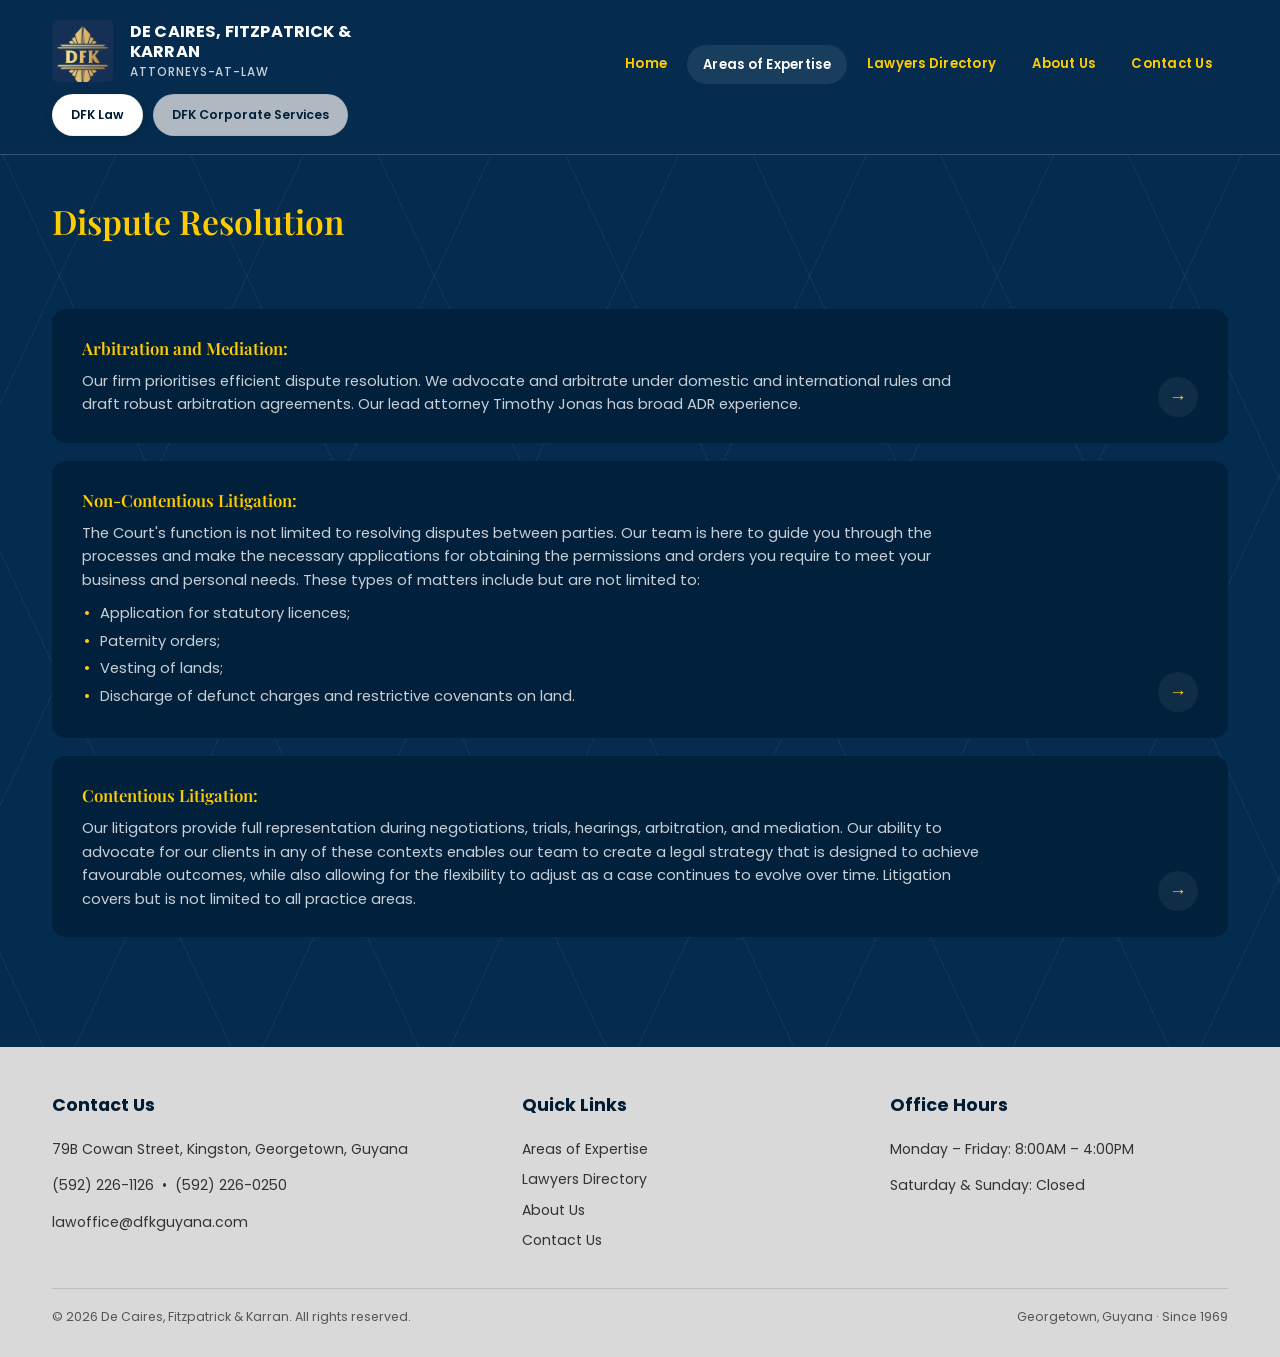
<file: dispute-resolution.html>
<!DOCTYPE html>
<html lang="en">
<head>
<meta charset="UTF-8">
<meta name="viewport" content="width=device-width, initial-scale=1.0">
<title>Dispute Resolution — Areas of Expertise | DFK</title>
<link rel="stylesheet" href="css/style.css">
</head>
<body>

<div id="dfk-header"></div>

<main>
  <section class="page-head">
    <div class="wrap">
      <h1 class="page-title">Dispute Resolution</h1>
    </div>
  </section>

  <section class="section">
    <div class="wrap">
      <div class="service-list">
        <a href="service-detail.html?service=arbitration-and-mediation" class="service-card linkable">
          <div>
            <h3>Arbitration and Mediation:</h3>
            <p>Our firm prioritises efficient dispute resolution. We advocate and arbitrate under domestic and international rules and draft robust arbitration agreements. Our lead attorney Timothy Jonas has broad ADR experience.</p>
          </div>
          <span class="card-arrow">&rarr;</span>
        </a>

        <a href="service-detail.html?service=non-contentious-litigation" class="service-card linkable">
          <div>
            <h3>Non-Contentious Litigation:</h3>
            <p>The Court's function is not limited to resolving disputes between parties. Our team is here to guide you through the processes and make the necessary applications for obtaining the permissions and orders you require to meet your business and personal needs. These types of matters include but are not limited to:</p>
            <ul>
              <li>Application for statutory licences;</li>
              <li>Paternity orders;</li>
              <li>Vesting of lands;</li>
              <li>Discharge of defunct charges and restrictive covenants on land.</li>
            </ul>
          </div>
          <span class="card-arrow">&rarr;</span>
        </a>

        <a href="service-detail.html?service=contentious-litigation" class="service-card linkable">
          <div>
            <h3>Contentious Litigation:</h3>
            <p>Our litigators provide full representation during negotiations, trials, hearings, arbitration, and mediation. Our ability to advocate for our clients in any of these contexts enables our team to create a legal strategy that is designed to achieve favourable outcomes, while also allowing for the flexibility to adjust as a case continues to evolve over time. Litigation covers but is not limited to all practice areas.</p>
          </div>
          <span class="card-arrow">&rarr;</span>
        </a>
      </div>
    </div>
  </section>
</main>

<div id="dfk-footer"></div>

<script src="js/services-data.js"></script>
<script src="js/components.js"></script>
<script>dfkInitHeaderFooter('dispute-resolution');</script>
</body>
</html>
</file>
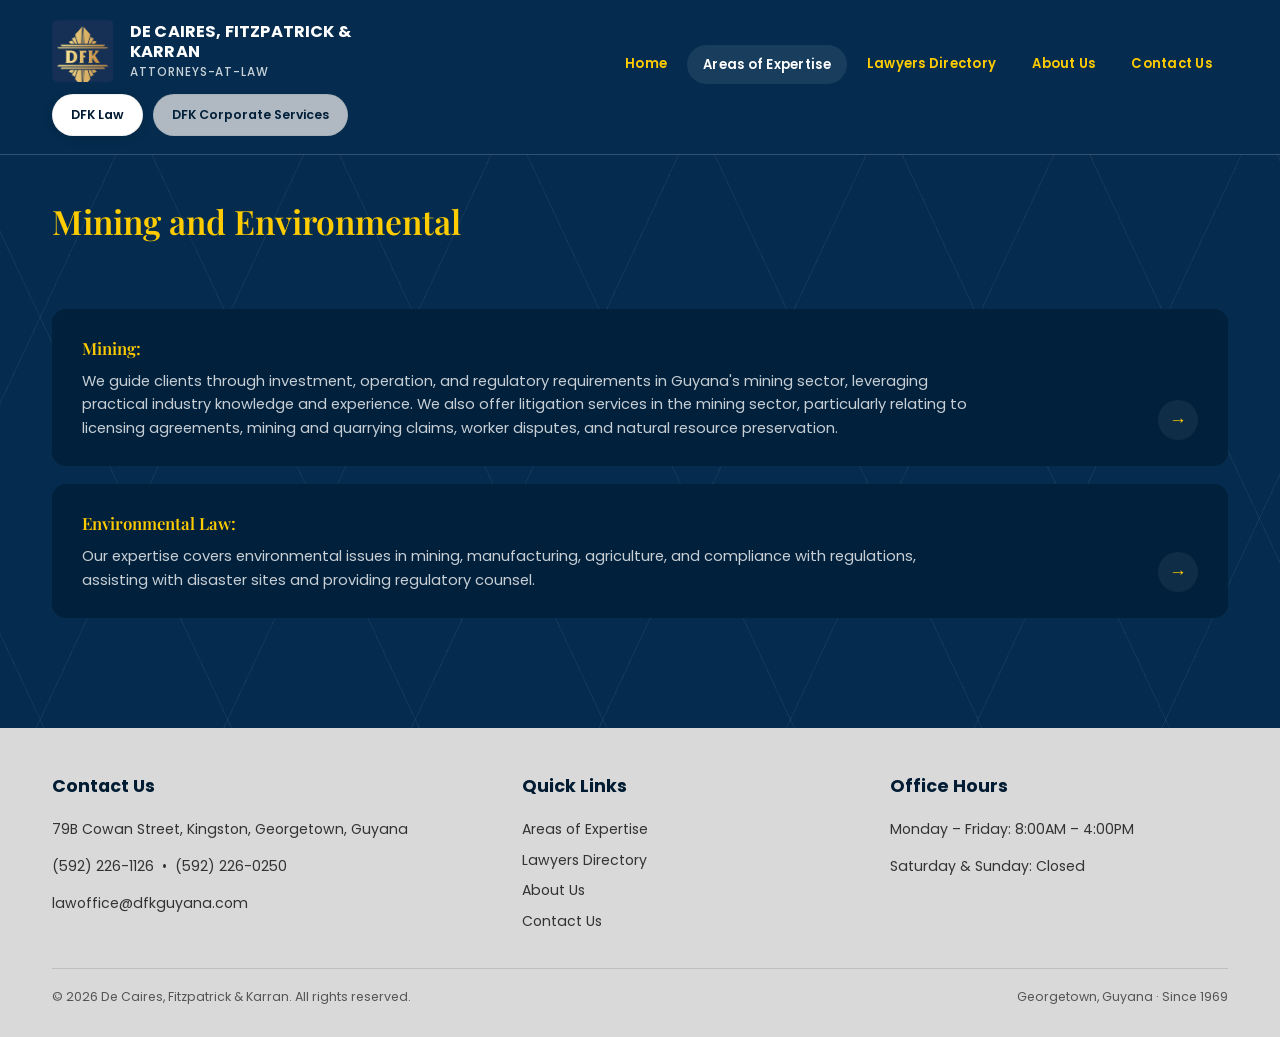
<file: mining-environmental.html>
<!DOCTYPE html>
<html lang="en">
<head>
<meta charset="UTF-8">
<meta name="viewport" content="width=device-width, initial-scale=1.0">
<title>Mining & Environmental — Areas of Expertise | DFK</title>
<link rel="stylesheet" href="css/style.css">
</head>
<body>

<div id="dfk-header"></div>

<main>
  <section class="page-head">
    <div class="wrap">
      <h1 class="page-title">Mining and Environmental</h1>
    </div>
  </section>

  <section class="section">
    <div class="wrap">
      <div class="service-list">
        <a href="service-detail.html?service=mining" class="service-card linkable">
          <div>
            <h3>Mining:</h3>
            <p>We guide clients through investment, operation, and regulatory requirements in Guyana's mining sector, leveraging practical industry knowledge and experience. We also offer litigation services in the mining sector, particularly relating to licensing agreements, mining and quarrying claims, worker disputes, and natural resource preservation.</p>
          </div>
          <span class="card-arrow">&rarr;</span>
        </a>

        <a href="service-detail.html?service=environmental-law" class="service-card linkable">
          <div>
            <h3>Environmental Law:</h3>
            <p>Our expertise covers environmental issues in mining, manufacturing, agriculture, and compliance with regulations, assisting with disaster sites and providing regulatory counsel.</p>
          </div>
          <span class="card-arrow">&rarr;</span>
        </a>
      </div>
    </div>
  </section>
</main>

<div id="dfk-footer"></div>

<script src="js/services-data.js"></script>
<script src="js/components.js"></script>
<script>dfkInitHeaderFooter('mining-environmental');</script>
</body>
</html>
</file>
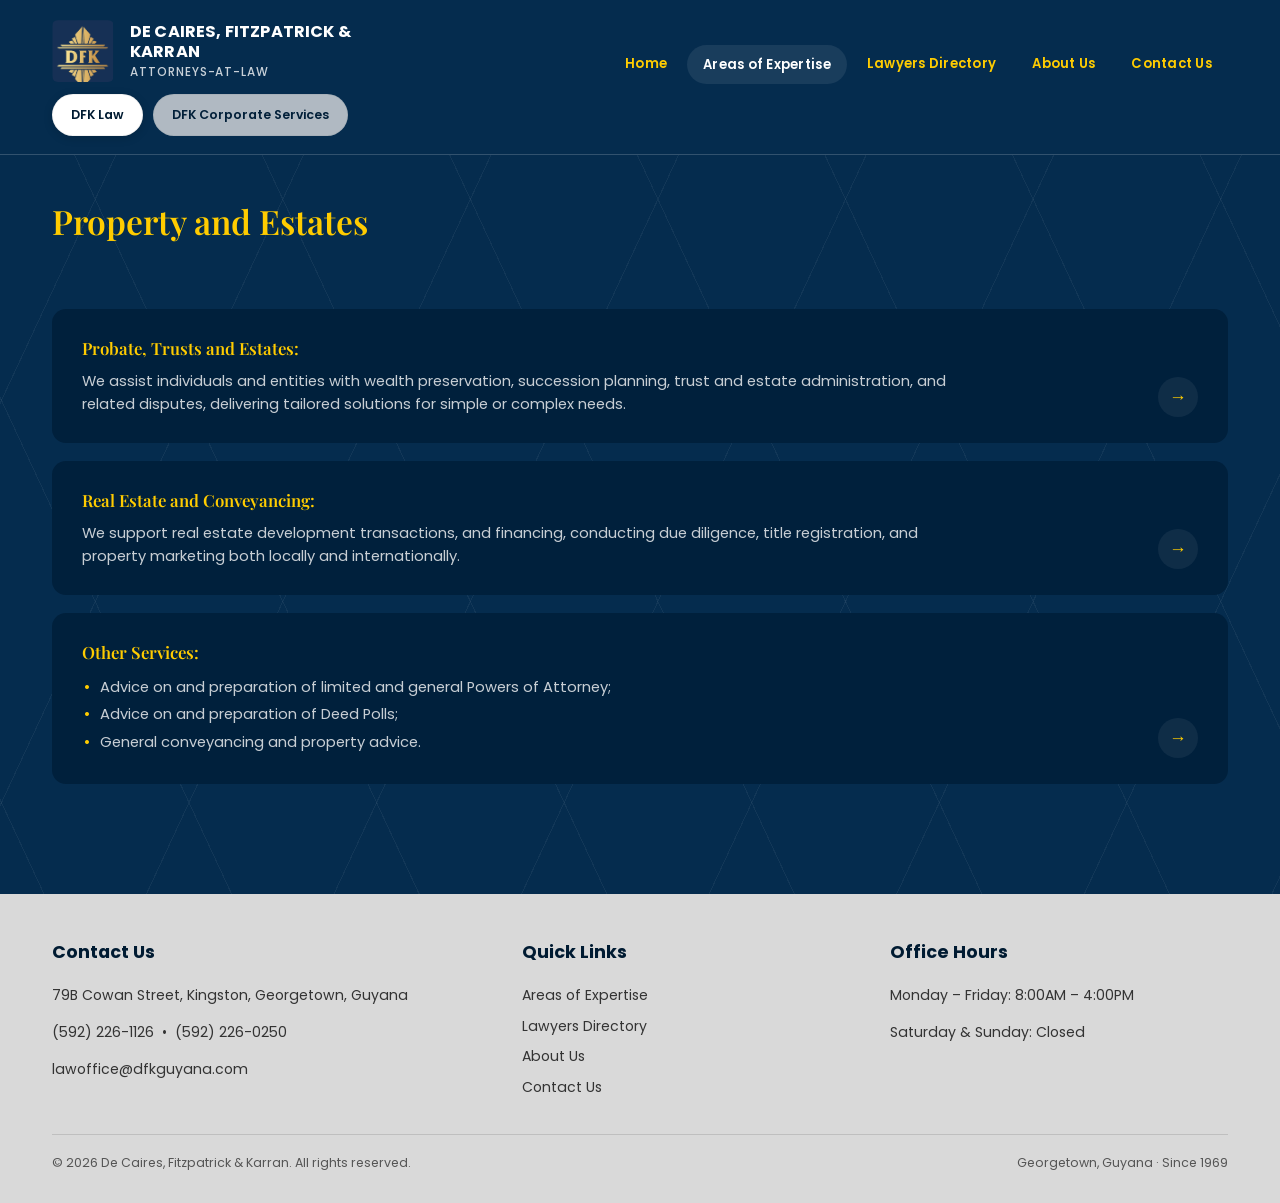
<file: property-estates.html>
<!DOCTYPE html>
<html lang="en">
<head>
<meta charset="UTF-8">
<meta name="viewport" content="width=device-width, initial-scale=1.0">
<title>Property & Estates — Areas of Expertise | DFK</title>
<link rel="stylesheet" href="css/style.css">
</head>
<body>

<div id="dfk-header"></div>

<main>
  <section class="page-head">
    <div class="wrap">
      <h1 class="page-title">Property and Estates</h1>
    </div>
  </section>

  <section class="section">
    <div class="wrap">
      <div class="service-list">
        <a href="service-detail.html?service=probate-trusts-estates" class="service-card linkable">
          <div>
            <h3>Probate, Trusts and Estates:</h3>
            <p>We assist individuals and entities with wealth preservation, succession planning, trust and estate administration, and related disputes, delivering tailored solutions for simple or complex needs.</p>
          </div>
          <span class="card-arrow">&rarr;</span>
        </a>

        <a href="service-detail.html?service=real-estate-conveyancing" class="service-card linkable">
          <div>
            <h3>Real Estate and Conveyancing:</h3>
            <p>We support real estate development transactions, and financing, conducting due diligence, title registration, and property marketing both locally and internationally.</p>
          </div>
          <span class="card-arrow">&rarr;</span>
        </a>

        <a href="service-detail.html?service=property-other-services" class="service-card linkable">
          <div>
            <h3>Other Services:</h3>
            <ul>
              <li>Advice on and preparation of limited and general Powers of Attorney;</li>
              <li>Advice on and preparation of Deed Polls;</li>
              <li>General conveyancing and property advice.</li>
            </ul>
          </div>
          <span class="card-arrow">&rarr;</span>
        </a>
      </div>
    </div>
  </section>
</main>

<div id="dfk-footer"></div>

<script src="js/services-data.js"></script>
<script src="js/components.js"></script>
<script>dfkInitHeaderFooter('property-estates');</script>
</body>
</html>
</file>
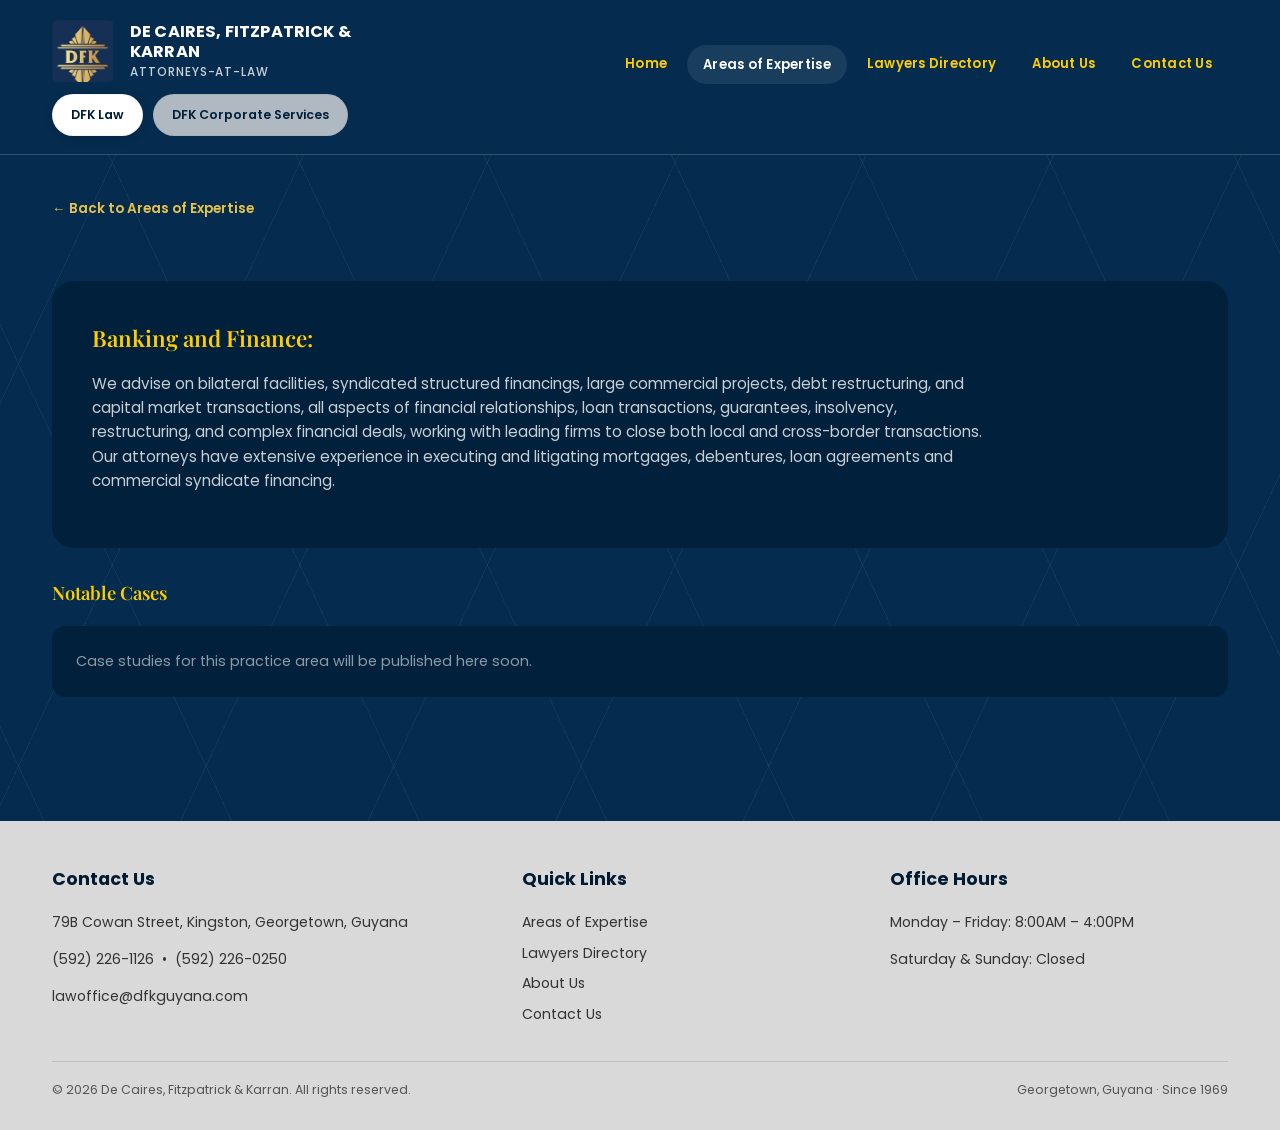
<file: service-detail.html>
<!DOCTYPE html>
<html lang="en">
<head>
<meta charset="UTF-8">
<meta name="viewport" content="width=device-width, initial-scale=1.0">
<title>Practice Area | DFK</title>
<link rel="stylesheet" href="css/style.css">
</head>
<body>

<div id="dfk-header"></div>

<main>
  <section class="page-head">
    <div class="wrap">
      <a href="areas-of-expertise.html" style="color:var(--gold-soft); font-size:.85rem; font-weight:600;">&larr; Back to Areas of Expertise</a>
    </div>
  </section>

  <section class="section">
    <div class="wrap">
      <div class="detail-hero">
        <h2 id="svcTitle">Practice Area</h2>
        <p id="svcDesc">Loading...</p>
      </div>
      <h3 class="case-list-heading">Notable Cases</h3>
      <div class="link-grid" id="svcLinks"></div>
      <p class="case-empty" id="svcEmpty" style="display:none;">Case studies for this practice area will be published here soon.</p>
    </div>
  </section>
</main>

<div id="dfk-footer"></div>

<script src="js/services-data.js"></script>
<script src="js/components.js"></script>
<script>
  dfkInitHeaderFooter('areas-of-expertise');

  const params = new URLSearchParams(window.location.search);
  const slug = params.get('service');
  const service = dfkGetServiceBySlug(slug) || DFK_SERVICES[0];

  document.title = service.title + " | DFK";
  document.getElementById('svcTitle').textContent = service.title + ":";
  document.getElementById('svcDesc').textContent = service.description;

  const cases = service.cases || [];
  const linksEl = document.getElementById('svcLinks');
  const emptyEl = document.getElementById('svcEmpty');

  if (cases.length === 0) {
    linksEl.style.display = 'none';
    emptyEl.style.display = 'block';
  } else {
    linksEl.innerHTML = cases.map(c => `
      <a href="case-studies/${c.file}" target="_blank" rel="noopener" class="link-btn case-link-btn">
        <span class="pdf-badge">PDF</span>${c.title}
      </a>
    `).join('');
  }
</script>
</body>
</html>
</file>
<file: css/style.css>
/* =========================================================
   DFK — De Caires, Fitzpatrick & Karran — Site Stylesheet
   ========================================================= */

@import url('https://fonts.googleapis.com/css2?family=Playfair+Display:ital,wght@0,500;0,600;0,700;1,500&family=Poppins:wght@300;400;500;600;700&display=swap');

:root{
  --navy: #052c4e;
  --navy-deep: #001b32;
  --navy-card: #00203c;
  --gold: #ffcc00;
  --gold-soft: #e8c34a;
  --gray-bg: #d9d9d9;
  --gray-bg-2: #e9e9e9;
  --white: #ffffff;
  --text-dim: rgba(255,255,255,0.78);
  --text-dimmer: rgba(255,255,255,0.55);
  --line: rgba(255,255,255,0.18);

  --font-serif: 'Playfair Display', Georgia, serif;
  --font-sans: 'Poppins', -apple-system, BlinkMacSystemFont, 'Segoe UI', sans-serif;

  --radius-lg: 22px;
  --radius-md: 14px;
  --radius-sm: 8px;
  --container: 1240px;
}

*,*::before,*::after{ box-sizing: border-box; }

html{ scroll-behavior: smooth; }

body{
  margin:0;
  font-family: var(--font-sans);
  background-color: var(--navy);
  background-image:
    repeating-linear-gradient(115deg, rgba(255,255,255,0.05) 0px, rgba(255,255,255,0.05) 1px, transparent 1px, transparent 170px),
    repeating-linear-gradient(65deg, rgba(255,255,255,0.05) 0px, rgba(255,255,255,0.05) 1px, transparent 1px, transparent 170px);
  color: var(--white);
  line-height: 1.6;
  -webkit-font-smoothing: antialiased;
}

img{ max-width:100%; display:block; }

a{ color: inherit; text-decoration:none; }

ul{ margin:0; padding:0; list-style:none; }

.wrap{
  max-width: var(--container);
  margin: 0 auto;
  padding: 0 32px;
}

h1,h2,h3,h4{
  font-family: var(--font-serif);
  font-weight: 600;
  margin: 0 0 .5em;
}

.eyebrow{
  color: var(--gold);
  font-family: var(--font-sans);
  font-weight: 600;
  font-size: .82rem;
  letter-spacing: .06em;
  text-transform: uppercase;
  margin-bottom: 10px;
  display:block;
}

.page-title{
  font-family: var(--font-serif);
  font-size: 2.1rem;
  color: var(--gold);
  margin: 0;
}

/* =========================
   HEADER
   ========================= */
.site-header{
  background: var(--navy);
  border-bottom: 1px solid var(--line);
  position: relative;
  z-index: 100;
}
.header-top{
  display:flex;
  align-items:center;
  justify-content: space-between;
  gap: 24px;
  padding: 18px 32px 10px;
  max-width: var(--container);
  width: 100%;
  box-sizing: border-box;
  margin: 0 auto;
  flex-wrap: wrap;
}
.brand{
  display:flex;
  align-items:center;
  gap: 16px;
}
.brand img.logo{
  width: 62px;
  height: 62px;
  object-fit: contain;
  border-radius: 6px;
}
.brand-text{
  font-family: var(--font-sans);
  font-weight: 700;
  font-size: 1.02rem;
  line-height: 1.28;
  letter-spacing: .01em;
  text-transform: uppercase;
}
.brand-text small{
  display:block;
  font-weight: 500;
  font-size: .74rem;
  color: var(--text-dim);
  text-transform: uppercase;
  letter-spacing: .08em;
  margin-top: 2px;
}

.main-nav{
  display:flex;
  align-items:center;
  gap: 4px;
  flex-wrap: wrap;
  margin-top: 25px;
}
.main-nav > a, .nav-item, .nav-dropdown > a{
  padding: 10px 16px;
  border-radius: 999px;
  font-size: .82rem;
  font-weight: 600;
  color: var(--gold);
  letter-spacing: .02em;
  white-space: nowrap;
  transition: background .15s ease;
  cursor:pointer;
  position:relative;
}
.main-nav > a:hover, .nav-item:hover, .nav-dropdown > a:hover{ background: rgba(255,255,255,0.07); }
.main-nav a.is-active{
  background: rgba(255,255,255,0.08);
  color: var(--white);
}

.nav-dropdown{ position: relative; }
.dropdown-menu{
  position:absolute;
  top: calc(100% + 6px);
  left: 0;
  background: var(--navy-card);
  border: 1px solid var(--line);
  border-radius: 12px;
  min-width: 230px;
  padding: 8px;
  opacity: 0;
  visibility: hidden;
  transform: translateY(6px);
  transition: all .18s ease;
  box-shadow: 0 18px 40px rgba(0,0,0,0.35);
}
.nav-dropdown:hover .dropdown-menu,
.nav-dropdown.open .dropdown-menu{
  opacity:1;
  visibility: visible;
  transform: translateY(0);
}
.dropdown-menu a{
  display:block;
  padding: 10px 14px;
  border-radius: 8px;
  font-size: .82rem;
  font-weight: 500;
  color: var(--text-dim);
}
.dropdown-menu a:hover{ background: rgba(255,255,255,0.06); color: var(--gold); }
.dropdown-menu a.is-active{ color: var(--gold); }

.toggle-row{
  max-width: var(--container);
  margin: 0 auto;
  padding: 0 32px 18px;
  display:flex;
  gap: 10px;
  
}
.toggle-btn{
  background: var(--gray-bg-2);
  color: var(--navy-deep);
  font-size: .78rem;
  font-weight: 600;
  padding: 10px 18px;
  border-radius: 999px;
  border: 1px solid rgba(0,0,0,0.05);
}
.toggle-btn.active{
  background: var(--white);
  box-shadow: 0 2px 10px rgba(0,0,0,0.15);
}
.toggle-btn:not(.active){ opacity:.75; }

.mobile-toggle{
  display:none;
  background:none;
  border:none;
  color: var(--gold);
  font-size: 1.6rem;
  cursor:pointer;
}

@media (max-width: 900px){
  .header-top{ flex-direction: column; align-items: flex-start; }
  .mobile-toggle{ display:block; position:absolute; top:22px; right:20px; }
  .main-nav{
    display:none;
    flex-direction: column;
    align-items: stretch;
    width:100%;
    gap:2px;
  }
  .main-nav.open{ display:flex; }
  .nav-dropdown{ width:100%; }
  .dropdown-menu{
    position:static;
    opacity:1; visibility:visible; transform:none;
    display:none;
    box-shadow:none;
    margin-top:4px;
  }
  .nav-dropdown.open .dropdown-menu{ display:block; }
}

/* =========================
   HERO (home)
   ========================= */
.hero{
  padding: 46px 0 60px;
}
.hero-panel{
  background: var(--navy-deep);
  border-radius: var(--radius-lg);
  padding: 56px;
  display:grid;
  grid-template-columns: 1fr 1fr;
  gap: 40px;
  position:relative;
  overflow:hidden;
  align-items: stretch;
}
.hero-copy .lead{
  color: var(--text-dim);
  font-size: 1rem;
  max-width: 480px;
  margin-bottom: 28px;
}
.hero-copy{
  display:flex;
  flex-direction:column;
  justify-content: space-between;
  height:85%;
}
.btn{
  display:inline-flex;
  align-items:center;
  gap:8px;
  padding: 14px 26px;
  border-radius: 999px;
  font-size: .85rem;
  font-weight: 600;
  cursor:pointer;
  border: 1px solid transparent;
  transition: all .15s ease;
}
.btn-gold, .btn-outline{
  border-color: rgba(255,255,255,0.4);
  color: var(--white);
  background: transparent;
}
.btn-gold:hover, .btn-outline:hover{ background: rgba(255,255,255,0.08); }

.hero-photo{
  border-radius: var(--radius-md);
  overflow:hidden;
  box-shadow: 0 30px 60px rgba(0,0,0,0.4);
  height: 100%;
}
.hero-photo img{ width:100%; height:100%; object-fit:cover; }

@media (max-width: 860px){
  .hero-panel{ grid-template-columns: 1fr; padding: 32px 24px; }
  .hero-copy h1{ font-size: 1.7rem; }
}

/* =========================
   SECTION / SERVICE CARDS
   ========================= */
.section{ padding: 50px 0; }
.section-heading{
  color: var(--gold);
  font-family: var(--font-serif);
  font-size: 1.7rem;
  margin-bottom: 26px;
}

.service-list{
  display:flex;
  flex-direction: column;
  gap: 18px;
}
.service-card{
  background: var(--navy-card);
  border-radius: var(--radius-md);
  padding: 26px 30px;
  display:flex;
  justify-content: space-between;
  align-items: flex-end;
  gap: 20px;
  transition: transform .15s ease, background .15s ease;
}
.service-card.linkable{ cursor:pointer; }
.service-card.linkable:hover{ background: #012647; transform: translateY(-2px); }
.service-card h3{
  color: var(--gold);
  font-size: 1.05rem;
  margin-bottom: 8px;
}
.service-card p{
  color: var(--text-dim);
  font-size: .92rem;
  margin:0;
  max-width: 900px;
}
.service-card ul{
  margin-top:10px;
}
.service-card li{
  color: var(--text-dim);
  font-size: .92rem;
  padding-left: 18px;
  position:relative;
  margin-bottom: 4px;
}
.service-card li::before{
  content:'•';
  position:absolute; left:2px; color: var(--gold);
}
.card-arrow{
  flex-shrink:0;
  width: 40px; height:40px;
  border-radius: 50%;
  background: rgba(255,255,255,0.06);
  display:flex; align-items:center; justify-content:center;
  color: var(--gold);
  font-size: 1.1rem;
}

/* =========================
   FOOTER
   ========================= */
.site-footer{
  background: var(--gray-bg);
  color: var(--navy-deep);
  padding: 44px 0 30px;
  margin-top: 60px;
}
.site-footer h4{
  font-family: var(--font-sans);
  font-weight: 700;
  font-size: 1.1rem;
  margin-bottom: 18px;
}
.footer-grid{
  display:grid;
  grid-template-columns: 1.3fr 1fr 1fr;
  gap: 30px;
}
.footer-grid .col p, .footer-grid .col a{
  display:block;
  font-size: .88rem;
  color: #333;
  margin-bottom: 8px;
}
.footer-bottom{
  border-top: 1px solid rgba(0,0,0,0.12);
  margin-top: 28px;
  padding-top: 18px;
  font-size: .78rem;
  color: #555;
  display:flex;
  justify-content: space-between;
  flex-wrap:wrap;
  gap:8px;
}
@media (max-width: 700px){
  .footer-grid{ grid-template-columns: 1fr; }
}

/* =========================
   ATTORNEYS PAGE
   ========================= */
.attorney-card{
  background: var(--navy-card);
  border-radius: var(--radius-lg);
  padding: 40px;
  display:grid;
  grid-template-columns: 220px 1fr;
  gap: 34px;
  margin-bottom: 26px;
}
.attorney-card .photo{
  width: 100%;
  border-radius: var(--radius-sm);
  overflow:hidden;
}
.attorney-featured{
  display: block;
  columns: 2;
  column-gap: 34px;
  column-fill: auto;
  height: 775px;
}
.attorney-featured > div:first-child{
  break-inside: avoid;
  margin-bottom: 18px;
  text-align: center;
}
.attorney-featured .photo{
  width: 220px;
  margin: 0 auto;
}
.attorney-featured .attorney-name{
  margin-top: 22px;
}
.attorney-featured .attorney-bio p,
.attorney-featured .attorney-quote{
  break-inside: avoid;
}
.attorney-featured .attorney-details{
  column-span: all;
  margin-top: 4px;
}
.attorney-card .photo img{ width:100%; height:auto; object-fit:cover; }
.attorney-name{
  font-family: var(--font-serif);
  color: var(--gold);
  font-size: 1.35rem;
  margin-bottom: 2px;
  text-align:center;
}
.attorney-role{
  color: var(--gold-soft);
  font-size: .82rem;
  font-weight: 600;
  text-align:center;
  margin-bottom: 18px;
  display:block;
}
.attorney-bio p{
  color: var(--text-dim);
  font-size: .92rem;
  margin-bottom: 14px;
  margin-left: 25px;
}
.attorney-details{
  display:grid;
  grid-template-columns: 1fr 1fr;
  gap: 20px;
  margin-top: 20px;
  margin-left: 25px;
}
.attorney-details h5{
  color: var(--white);
  font-family: var(--font-sans);
  font-size: .9rem;
  font-weight: 700;
  margin: 0 0 8px;
}
.attorney-details li{
  color: var(--text-dim);
  font-size: .86rem;
  padding-left: 16px;
  position:relative;
  margin-bottom: 5px;
}
.attorney-details li::before{
  content:'•'; position:absolute; left:0; color: var(--gold);
}
.attorney-quote{
  font-style: italic;
  color: var(--white);
  border-left: 2px solid var(--gold);
  padding-left: 16px;
  margin: 16px 0;
  font-size: .92rem;
}

.attorney-pair .attorney-top{
  display:flex;
  align-items:center;
  gap:20px;
  margin-bottom:18px;
}
.attorney-pair .photo{
  width:215px;
  height:300px;
  max-width:none;
  margin:0;
  flex-shrink:0;
  border-radius: var(--radius-sm);
  overflow:hidden;
}
.attorney-pair .photo img{
  width:100%;
  height:100%;
  object-fit:cover;
}
.attorney-pair .attorney-heading{
  text-align:left;
  min-width: 200px;
}
.attorney-pair .attorney-name{
  text-align:left;
  margin-bottom:2px;
}
.attorney-pair .attorney-role{
  text-align:left;
  display:block;
  margin-bottom:0;
}
.attorney-pair .attorney-card{
  grid-template-columns: 1fr;
  text-align:left;
}

@media (max-width: 800px){
  .attorney-card{ grid-template-columns: 1fr; }
  .attorney-card .photo{ max-width: 220px; margin:0 auto 20px; }
  .attorney-pair{ grid-template-columns: 1fr; }
  .attorney-details{ grid-template-columns: 1fr; }
  .attorney-featured{
    columns: 1;
    height: auto;
  }
  .attorney-featured .attorney-details{
    column-span: initial;
  }
  .attorney-pair .attorney-top{
    flex-direction: column;
    align-items: center;
    text-align: center;
  }
  .attorney-pair .photo{
    width: 180px;
    height: 220px;
  }
  .attorney-pair .attorney-heading{
    min-width: 0;
    text-align: center;
  }
  .attorney-pair .attorney-name,
  .attorney-pair .attorney-role{
    text-align: center;
  }
}

/* =========================
   ABOUT / HISTORY PAGE
   ========================= */
.founders-grid{
  display:grid;
  grid-template-columns: 1fr 1fr;
  gap: 26px;
  margin-bottom: 30px;
}
.founder-card{
  background: var(--navy-card);
  border-radius: var(--radius-lg);
  padding: 34px;
  display:flex;
  gap: 22px;
  align-items:center;
}
.founder-card img{
  width: 130px; height:150px; object-fit:cover; border-radius: var(--radius-sm);
  flex-shrink:0;
}
.founder-card h3{
  color: var(--gold);
  font-size: 1.2rem;
  margin-bottom: 4px;
}
.founder-card .dates{
  color: var(--gold-soft);
  font-size: .82rem;
  margin-bottom: 10px;
  display:block;
}
.founder-card p{
  color: var(--text-dim);
  font-size: .85rem;
  margin:0;
}
.history-body{
  background: var(--gray-bg);
  color: #1c1c1c;
  border-radius: var(--radius-lg);
  padding: 34px 40px;
}
.history-body p{ margin: 0 0 14px; font-size: .95rem; line-height:1.7; }

@media (max-width: 800px){
  .founders-grid{ grid-template-columns: 1fr; }
  .founder-card{ flex-direction: column; text-align:center; }
}

/* =========================
   CONTACT PAGE
   ========================= */
.contact-grid{
  display:grid;
  grid-template-columns: 1fr .9fr;
  gap: 30px;
  align-items:start;
}
.contact-form-card{
  background: var(--white);
  color: #1c1c1c;
  border-radius: var(--radius-lg);
  padding: 40px;
  margin-top: 100px;
}
.contact-form-card h3{
  color: #1c1c1c;
  font-size: 1.3rem;
  border-bottom: 2px solid var(--navy);
  padding-bottom: 14px;
  margin-bottom: 22px;
  display:inline-block;
}
.form-row{
  display:grid;
  grid-template-columns: 1fr 1fr;
  gap: 18px;
  margin-bottom: 18px;
}
.form-field label{
  display:block;
  font-size: .82rem;
  font-weight: 600;
  margin-bottom: 6px;
  color:#1c1c1c;
}
.form-field input, .form-field select, .form-field textarea{
  width:100%;
  background: #2b2b2b;
  color: #fff;
  border: none;
  border-radius: 8px;
  padding: 12px 14px;
  font-family: var(--font-sans);
  font-size: .88rem;
}
.form-field input::placeholder, .form-field textarea::placeholder{ color: rgba(255,255,255,0.5); }
.form-field textarea{ min-height: 130px; resize: vertical; }
.form-submit{
  margin-top: 6px;
  background: var(--navy);
  color: var(--white);
  border:none;
  padding: 13px 30px;
  border-radius: 999px;
  font-weight: 600;
  font-size: .85rem;
  cursor:pointer;
}
.form-submit:hover{ background: var(--navy-deep); }
.form-note{ margin-top: 14px; font-size: .8rem; color:#2a7a3f; display:none; }
.form-note.show{ display:block; }
.form-note.error{ color:#b03030; }

.contact-side-card{
  background: var(--navy-card);
  border-radius: var(--radius-lg);
  padding: 30px;
  margin-bottom: 22px;
}
.contact-side-card h4{
  color: var(--gold);
  font-family: var(--font-sans);
  font-weight: 700;
  font-size: 1rem;
  margin-bottom: 18px;
}
.contact-line{
  display:flex;
  gap: 14px;
  margin-bottom: 18px;
}
.contact-icon{
  width: 38px; height:38px; border-radius: 9px;
  background: rgba(255,204,0,0.12);
  display:flex; align-items:center; justify-content:center;
  flex-shrink:0;
  font-size: 1.05rem;
}
.contact-line .label{
  font-size: .74rem;
  color: var(--text-dimmer);
  text-transform: uppercase;
  letter-spacing: .04em;
  margin-bottom: 3px;
}
.contact-line .value{ font-size: .9rem; color: var(--white); }
.map-placeholder{
  background: rgba(255,255,255,0.04);
  border: 1px dashed var(--line);
  border-radius: var(--radius-sm);
  min-height: 140px;
  display:flex;
  align-items:center;
  justify-content:center;
  text-align:center;
  font-size: .82rem;
  color: var(--text-dimmer);
  padding: 16px;
  margin-top: 4px;
}
.hours-row{
  display:flex;
  justify-content: space-between;
  padding: 9px 0;
  border-bottom: 1px solid var(--line);
  font-size: .86rem;
}
.hours-row:last-child{ border-bottom:none; }
.hours-row .day{ color: var(--text-dim); }
.hours-row .time{ color: var(--gold-soft); }

@media (max-width: 900px){
  .contact-grid{ grid-template-columns: 1fr; }
  .form-row{ grid-template-columns: 1fr; }
}

/* =========================
   SERVICE DETAIL TEMPLATE PAGE
   ========================= */
.detail-hero{
  background: var(--navy-card);
  border-radius: var(--radius-lg);
  padding: 40px;
  margin-bottom: 30px;
}
.detail-hero h2{ color: var(--gold); font-size: 1.4rem; }
.detail-hero p{ color: var(--text-dim); font-size: .95rem; max-width: 900px; }
.link-grid{
  display:grid;
  grid-template-columns: 1fr 1fr;
  gap: 18px;
}
.link-btn{
  background: var(--gray-bg-2);
  color: #1c1c1c;
  border-radius: 999px;
  padding: 18px;
  text-align:center;
  font-weight: 600;
  font-size: .9rem;
}
.link-btn:hover{ background:#fff; }
@media (max-width: 700px){ .link-grid{ grid-template-columns: 1fr; } }

.case-list-heading{
  color: var(--gold);
  font-family: var(--font-serif);
  font-size: 1.15rem;
  margin-bottom: 18px;
}
.case-link-btn{
  text-align: left;
  display: flex;
  align-items: center;
}
.case-link-btn .pdf-badge{
  display:inline-block;
  background: var(--navy);
  color: var(--gold);
  font-size: .68rem;
  font-weight:700;
  letter-spacing:.04em;
  padding: 3px 8px;
  border-radius: 5px;
  margin-right: 10px;
  flex-shrink: 0;
}
.case-empty{
  color: var(--text-dimmer);
  font-size: .9rem;
  background: var(--navy-card);
  border-radius: var(--radius-md);
  padding: 24px;
}

/* =========================
   CORPORATE SERVICES PAGE
   ========================= */
.corp-header{
  border-bottom: 1px solid var(--line);
}
.corp-header .header-top{ align-items:flex-start; }
.corp-tagline{
  font-family: var(--font-serif);
  font-style: italic;
  font-size: 1.05rem;
  color: var(--white);
  max-width: 480px;
  min-width: 0;
  flex-shrink: 1;
  line-height:1.5;
}
.corp-hero img{
  border-radius: var(--radius-lg);
  width:100%;
  box-shadow: 0 30px 60px rgba(0,0,0,0.4);
}
.corp-layout{
  display:grid;
  grid-template-columns: 1fr 1fr;
  gap: 40px;
  align-items:start;
  padding: 30px 0;
}
.corp-col-left, .corp-col-right{
  display:flex;
  flex-direction:column;
  gap: 24px;
}
.corp-col-right img{
  border-radius: var(--radius-lg);
  width:100%;
  box-shadow: 0 30px 60px rgba(0,0,0,0.4);
}
.corp-intro-box{
  background: var(--gray-bg-2);
  color: #1c1c1c;
  border-radius: var(--radius-lg);
  padding: 30px;
  font-size: .92rem;
  line-height:1.7;
}
.corp-box{
  background: var(--navy-card);
  border-radius: var(--radius-lg);
  padding: 30px;
}
.corp-box h4{ color: var(--gold); font-size: 1.05rem; margin-bottom: 16px; }
.corp-box li{
  color: var(--text-dim);
  font-size: .9rem;
  padding-left: 18px;
  position:relative;
  margin-bottom: 12px;
}
.corp-box li::before{ content:'•'; position:absolute; left:0; color: var(--gold); }
.corp-box ol{ padding-left: 20px; }
.corp-box ol li{ padding-left: 4px; }
.corp-box ol li::before{ content:none; }

@media (max-width: 860px){
  .corp-hero{ grid-template-columns: 1fr; }
  .corp-layout{ grid-template-columns: 1fr; }
}

/* =========================
   MISC PAGE HEADER BLOCK
   ========================= */
.page-head{ padding: 40px 0 10px; }

/* Links page */
.links-list{
  display:grid;
  grid-template-columns: 1fr 1fr;
  gap: 16px;
}
.link-item{
  background: var(--navy-card);
  border-radius: var(--radius-md);
  padding: 20px 24px;
  display:flex;
  justify-content: space-between;
  align-items:center;
}
.link-item .name{ font-weight:600; color: var(--white); font-size: .92rem; }
.link-item .desc{ color: var(--text-dimmer); font-size: .8rem; margin-top:3px; }
@media (max-width: 700px){ .links-list{ grid-template-columns: 1fr; } }

.case-category{
  margin-bottom: 40px;
}
.case-category h3{
  color: var(--gold);
  font-family: var(--font-serif);
  font-size: 1.25rem;
  margin-bottom: 16px;
}
.link-item .pdf-badge{
  display:inline-block;
  background: rgba(255,204,0,0.14);
  color: var(--gold-soft);
  font-size: .68rem;
  font-weight:700;
  letter-spacing:.04em;
  padding: 3px 8px;
  border-radius: 5px;
  margin-right: 8px;
  vertical-align: middle;
}
.section-divider{
  border:none;
  border-top: 1px solid var(--line);
  margin: 10px 0 40px;
}
</file>
